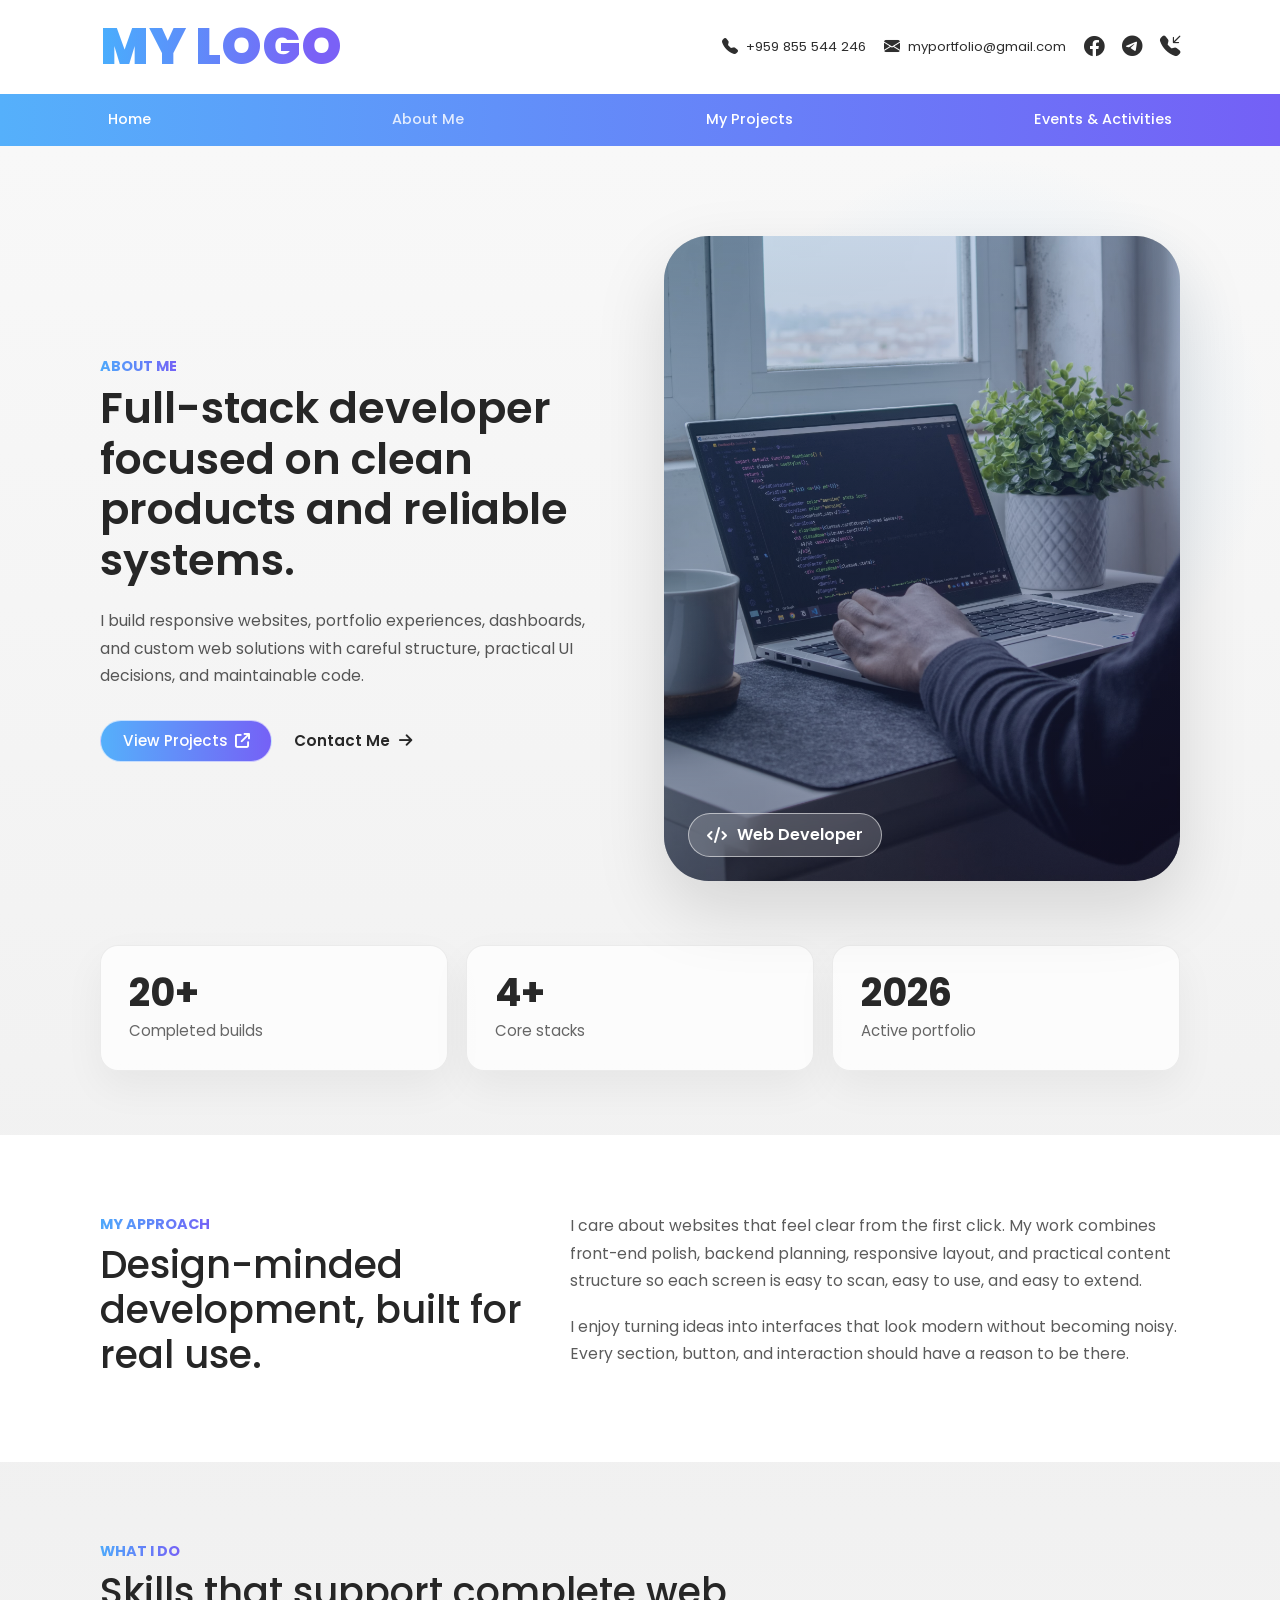
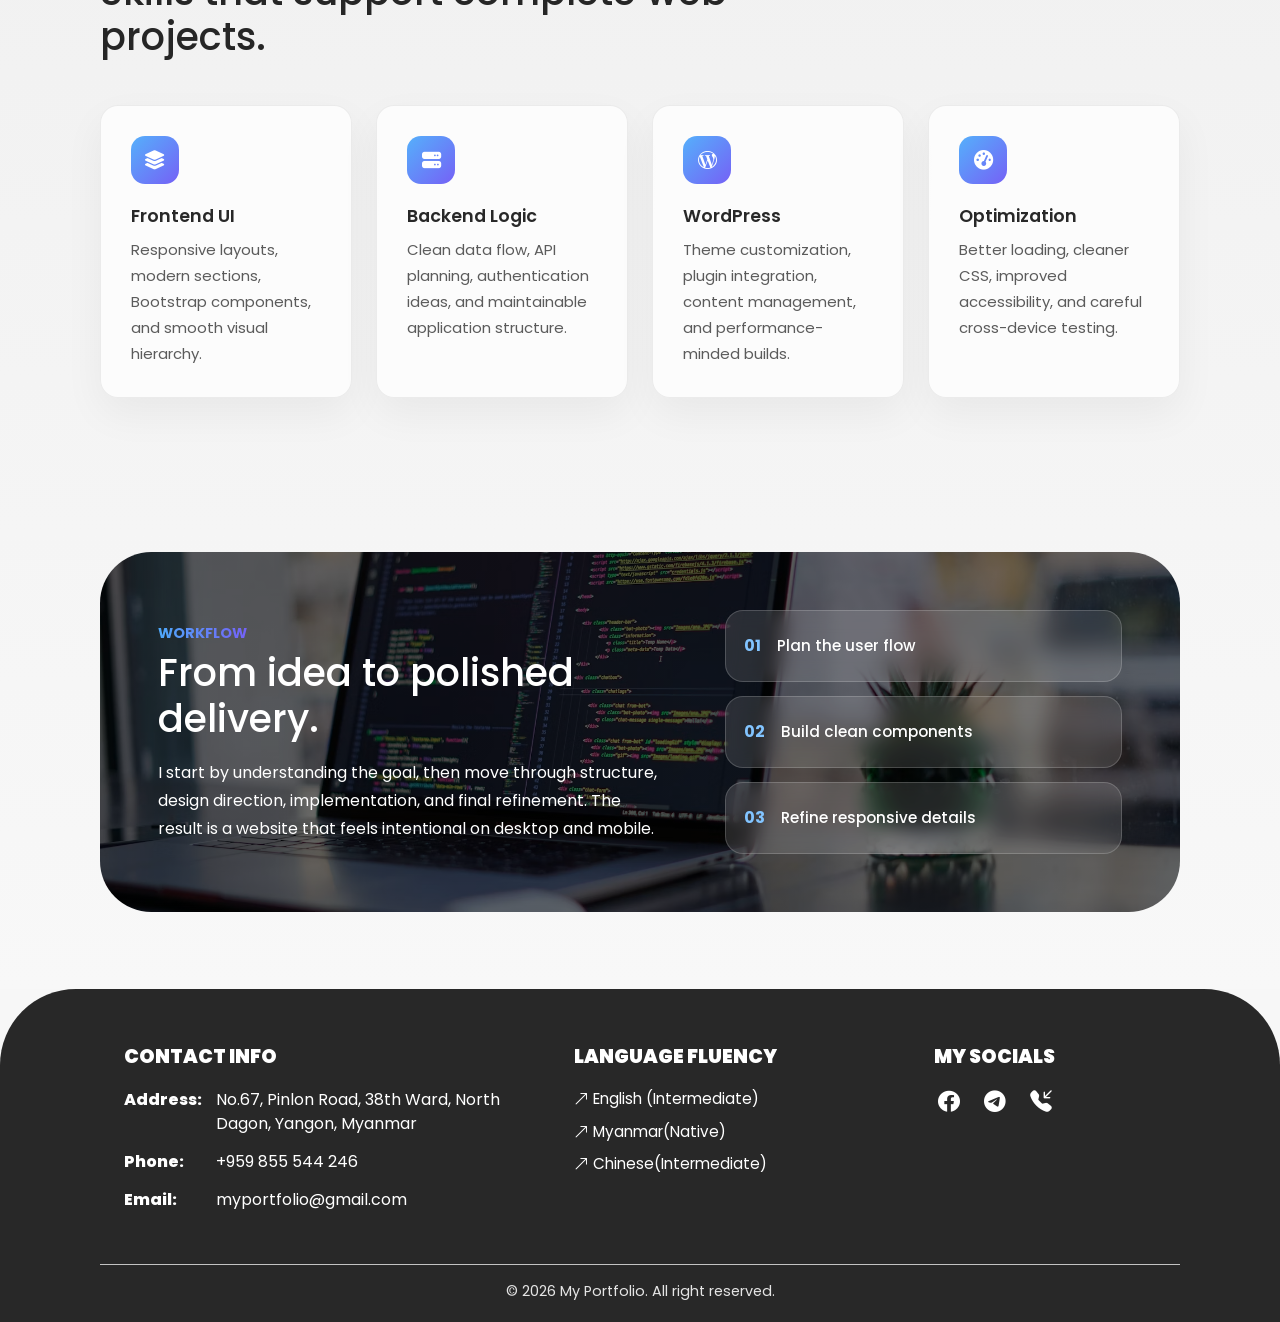
<file: about.html>
<!doctype html>
<html lang="en">

<head>
  <meta charset="utf-8">
  <meta name="viewport" content="width=device-width, initial-scale=1">
  <meta name="description" content="About me page for a modern full-stack portfolio.">
  <title>About Me | My Portfolio</title>
  <link rel="preconnect" href="https://fonts.googleapis.com">
  <link rel="preconnect" href="https://fonts.gstatic.com" crossorigin>
  <link href="https://fonts.googleapis.com/css2?family=Poppins:wght@400;500;600;700;800;900&display=swap"
    rel="stylesheet">
  <link href="https://cdn.jsdelivr.net/npm/bootstrap@5.3.3/dist/css/bootstrap.min.css" rel="stylesheet">
  <link href="https://cdnjs.cloudflare.com/ajax/libs/font-awesome/6.5.2/css/all.min.css" rel="stylesheet">
  <link href="https://cdn.jsdelivr.net/npm/bootstrap-icons@1.11.3/font/bootstrap-icons.css" rel="stylesheet">
  <link href="assets/css/style.css" rel="stylesheet">
</head>

<body>
  <header class="top-header">
    <div class="container header-inner">
      <a class="logo" href="index.html">MY LOGO</a>
      <div class="contact-strip">
        <a href="tel:+959855544246"><i class="bi bi-telephone-fill"></i> +959 855 544 246</a>
        <a href="mailto:myportfolio@gmail.com"><i class="bi bi-envelope-fill"></i> myportfolio@gmail.com</a>
        <a href="#" aria-label="Facebook"><i class="bi bi-facebook"></i></a>
        <a href="#" aria-label="Telegram"><i class="bi bi-telegram"></i></a>
        <a href="#" aria-label="Viber"><i class="bi bi-telephone-inbound-fill"></i></a>
      </div>
    </div>
  </header>

  <nav class="main-nav navbar navbar-expand-lg" aria-label="Main navigation">
    <div class="container">
      <button class="navbar-toggler ms-auto" type="button" data-bs-toggle="collapse" data-bs-target="#mainNavbar"
        aria-controls="mainNavbar" aria-expanded="false" aria-label="Toggle navigation">
        <span class="navbar-toggler-icon"></span>
      </button>
      <div class="collapse navbar-collapse" id="mainNavbar">
        <ul class="navbar-nav nav-menu">
          <li class="nav-item"><a class="nav-link" href="index.html">Home</a></li>
          <li class="nav-item"><a class="nav-link active" aria-current="page" href="about.html">About Me</a></li>
          <li class="nav-item"><a class="nav-link" href="projects.html">My Projects</a></li>
          <li class="nav-item"><a class="nav-link" href="events.html">Events & Activities</a></li>
        </ul>
      </div>
    </div>
  </nav>

  <main class="inner-main about-page">
    <section class="about-hero">
      <div class="container">
        <div class="row g-5 align-items-center">
          <div class="col-lg-6">
            <p class="eyebrow about-eyebrow">ABOUT ME</p>
            <h1>Full-stack developer focused on clean products and reliable systems.</h1>
            <p class="about-lead">I build responsive websites, portfolio experiences, dashboards, and custom web
              solutions with careful structure, practical UI decisions, and maintainable code.</p>
            <div class="about-actions">
              <a class="btn gradient-btn" href="projects.html">View Projects <i
                  class="fa-solid fa-arrow-up-right-from-square"></i></a>
              <a class="about-link" href="mailto:myportfolio@gmail.com">Contact Me <i
                  class="fa-solid fa-arrow-right"></i></a>
            </div>
          </div>
          <div class="col-lg-6">
            <div class="about-visual">
              <img src="assets/images/skills-bg.png" alt="Developer workspace with laptop">
              <div class="about-badge">
                <i class="fa-solid fa-code"></i>
                <span>Web Developer</span>
              </div>
            </div>
          </div>
        </div>

        <div class="about-stats" aria-label="Portfolio highlights">
          <div>
            <strong>20+</strong>
            <span>Completed builds</span>
          </div>
          <div>
            <strong>4+</strong>
            <span>Core stacks</span>
          </div>
          <div>
            <strong>2026</strong>
            <span>Active portfolio</span>
          </div>
        </div>
      </div>
    </section>

    <section class="about-story">
      <div class="container">
        <div class="row g-5 align-items-start">
          <div class="col-lg-5">
            <p class="eyebrow about-eyebrow">MY APPROACH</p>
            <h2>Design-minded development, built for real use.</h2>
          </div>
          <div class="col-lg-7">
            <p>I care about websites that feel clear from the first click. My work combines front-end polish, backend
              planning, responsive layout, and practical content structure so each screen is easy to scan, easy to use,
              and easy to extend.</p>
            <p>I enjoy turning ideas into interfaces that look modern without becoming noisy. Every section, button, and
              interaction should have a reason to be there.</p>
          </div>
        </div>
      </div>
    </section>

    <section class="about-services">
      <div class="container">
        <div class="about-section-heading">
          <p class="eyebrow about-eyebrow">WHAT I DO</p>
          <h2>Skills that support complete web projects.</h2>
        </div>

        <div class="row g-4">
          <div class="col-md-6 col-xl-3">
            <article class="about-service-card">
              <i class="fa-solid fa-layer-group"></i>
              <h3>Frontend UI</h3>
              <p>Responsive layouts, modern sections, Bootstrap components, and smooth visual hierarchy.</p>
            </article>
          </div>
          <div class="col-md-6 col-xl-3">
            <article class="about-service-card">
              <i class="fa-solid fa-server"></i>
              <h3>Backend Logic</h3>
              <p>Clean data flow, API planning, authentication ideas, and maintainable application structure.</p>
            </article>
          </div>
          <div class="col-md-6 col-xl-3">
            <article class="about-service-card">
              <i class="fa-brands fa-wordpress-simple"></i>
              <h3>WordPress</h3>
              <p>Theme customization, plugin integration, content management, and performance-minded builds.</p>
            </article>
          </div>
          <div class="col-md-6 col-xl-3">
            <article class="about-service-card">
              <i class="fa-solid fa-gauge-high"></i>
              <h3>Optimization</h3>
              <p>Better loading, cleaner CSS, improved accessibility, and careful cross-device testing.</p>
            </article>
          </div>
        </div>
      </div>
    </section>

    <section class="about-process">
      <div class="container">
        <div class="about-process-panel">
          <div>
            <p class="eyebrow about-eyebrow">WORKFLOW</p>
            <h2>From idea to polished delivery.</h2>
            <p>I start by understanding the goal, then move through structure, design direction, implementation, and
              final refinement. The result is a website that feels intentional on desktop and mobile.</p>
          </div>
          <div class="about-steps">
            <div><span>01</span><strong>Plan the user flow</strong></div>
            <div><span>02</span><strong>Build clean components</strong></div>
            <div><span>03</span><strong>Refine responsive details</strong></div>
          </div>
        </div>
      </div>
    </section>
  </main>

  <footer class="footer-panel">
    <div class="container">
      <div class="row g-5">
        <div class="col-lg-5">
          <h2>CONTACT INFO</h2>
          <dl class="contact-list">
            <div>
              <dt>Address:</dt>
              <dd>No.67, Pinlon Road, 38th Ward, North<br>Dagon, Yangon, Myanmar</dd>
            </div>
            <div>
              <dt>Phone:</dt>
              <dd>+959 855 544 246</dd>
            </div>
            <div>
              <dt>Email:</dt>
              <dd>myportfolio@gmail.com</dd>
            </div>
          </dl>
        </div>
        <div class="col-lg-4">
          <h2>LANGUAGE FLUENCY</h2>
          <ul class="language-list">
            <li><i class="bi bi-arrow-up-right"></i> English (Intermediate)</li>
            <li><i class="bi bi-arrow-up-right"></i> Myanmar(Native)</li>
            <li><i class="bi bi-arrow-up-right"></i> Chinese(Intermediate)</li>
          </ul>
        </div>
        <div class="col-lg-3">
          <h2>MY SOCIALS</h2>
          <div class="footer-socials">
            <a href="#" aria-label="Facebook"><i class="bi bi-facebook"></i></a>
            <a href="#" aria-label="Telegram"><i class="bi bi-telegram"></i></a>
            <a href="#" aria-label="Viber"><i class="bi bi-telephone-inbound-fill"></i></a>
          </div>
        </div>
      </div>
      <p class="copyright">&copy; 2026 My Portfolio. All right reserved.</p>
    </div>
  </footer>

  <button class="scroll-top" type="button" aria-label="Scroll to top"><i class="bi bi-arrow-up"></i></button>

  <script src="https://cdn.jsdelivr.net/npm/bootstrap@5.3.3/dist/js/bootstrap.bundle.min.js"></script>
  <script src="assets/js/main.js"></script>
</body>

</html>
</file>
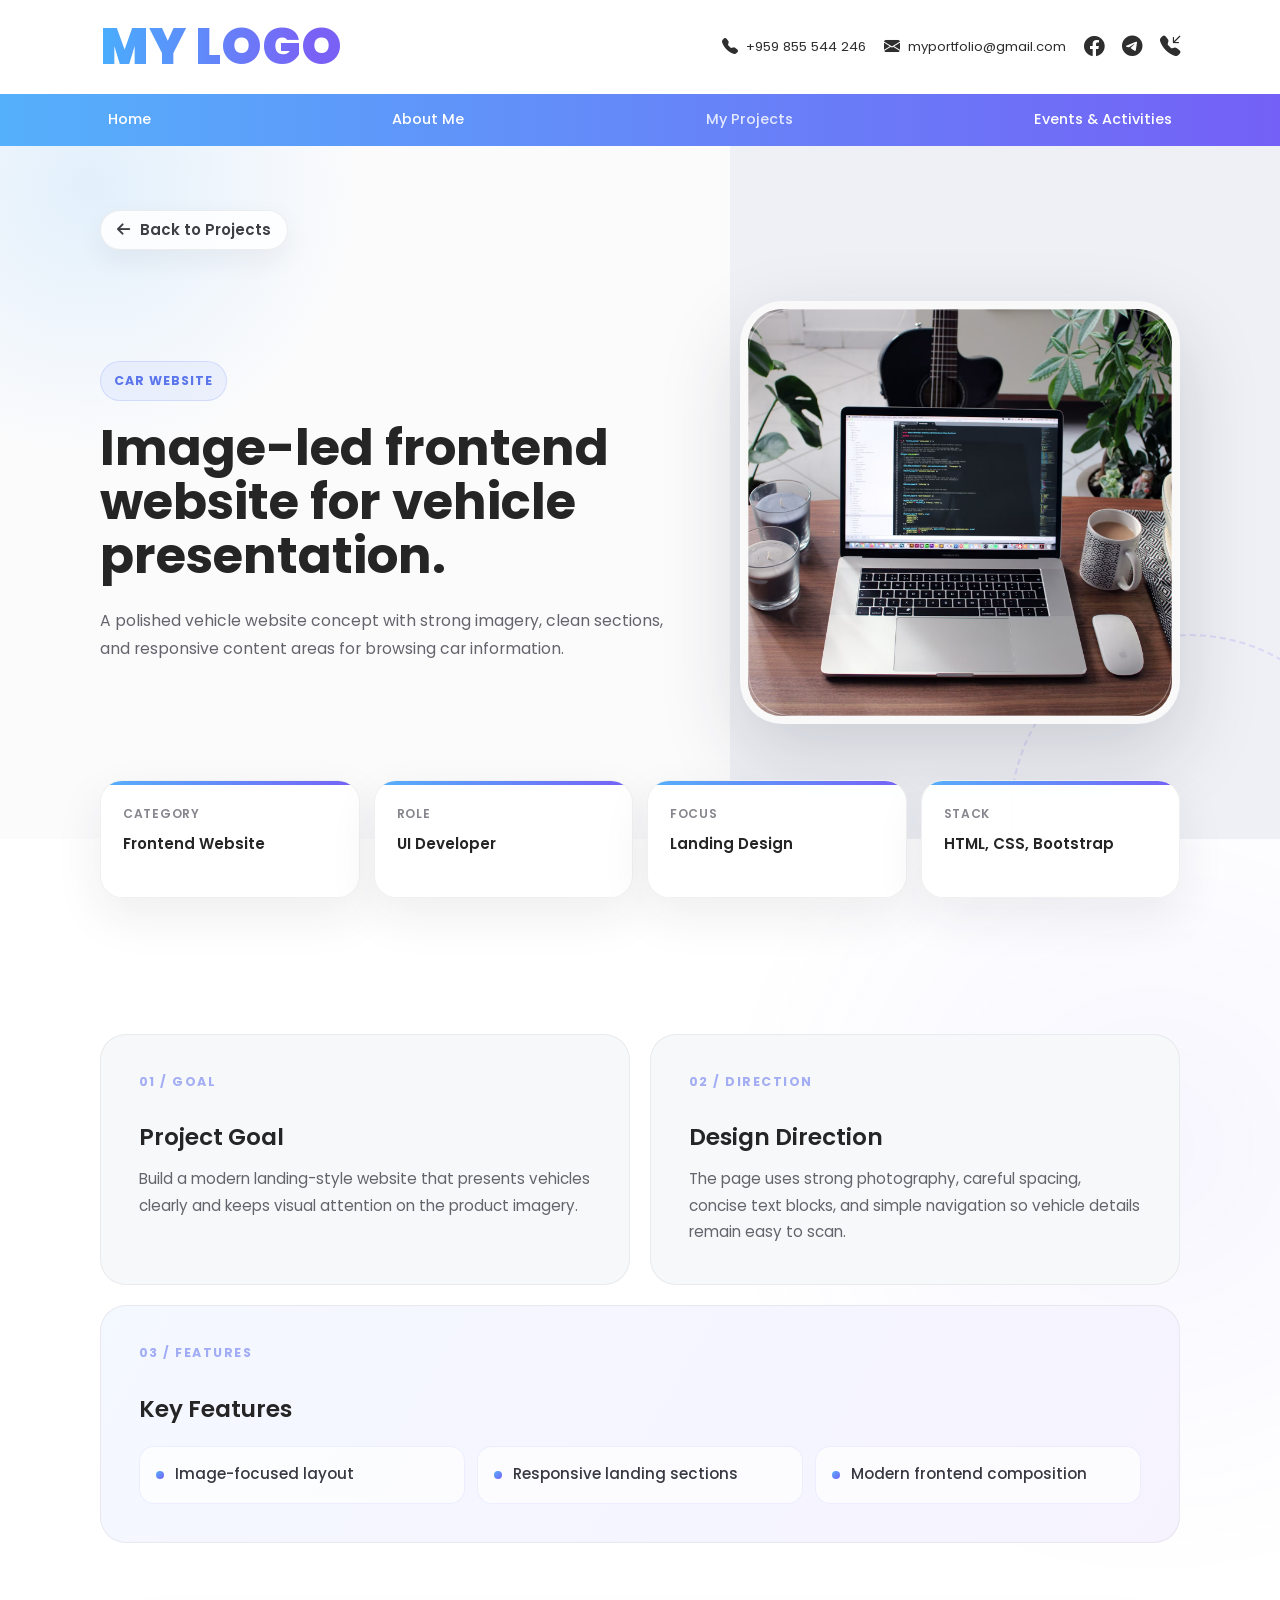
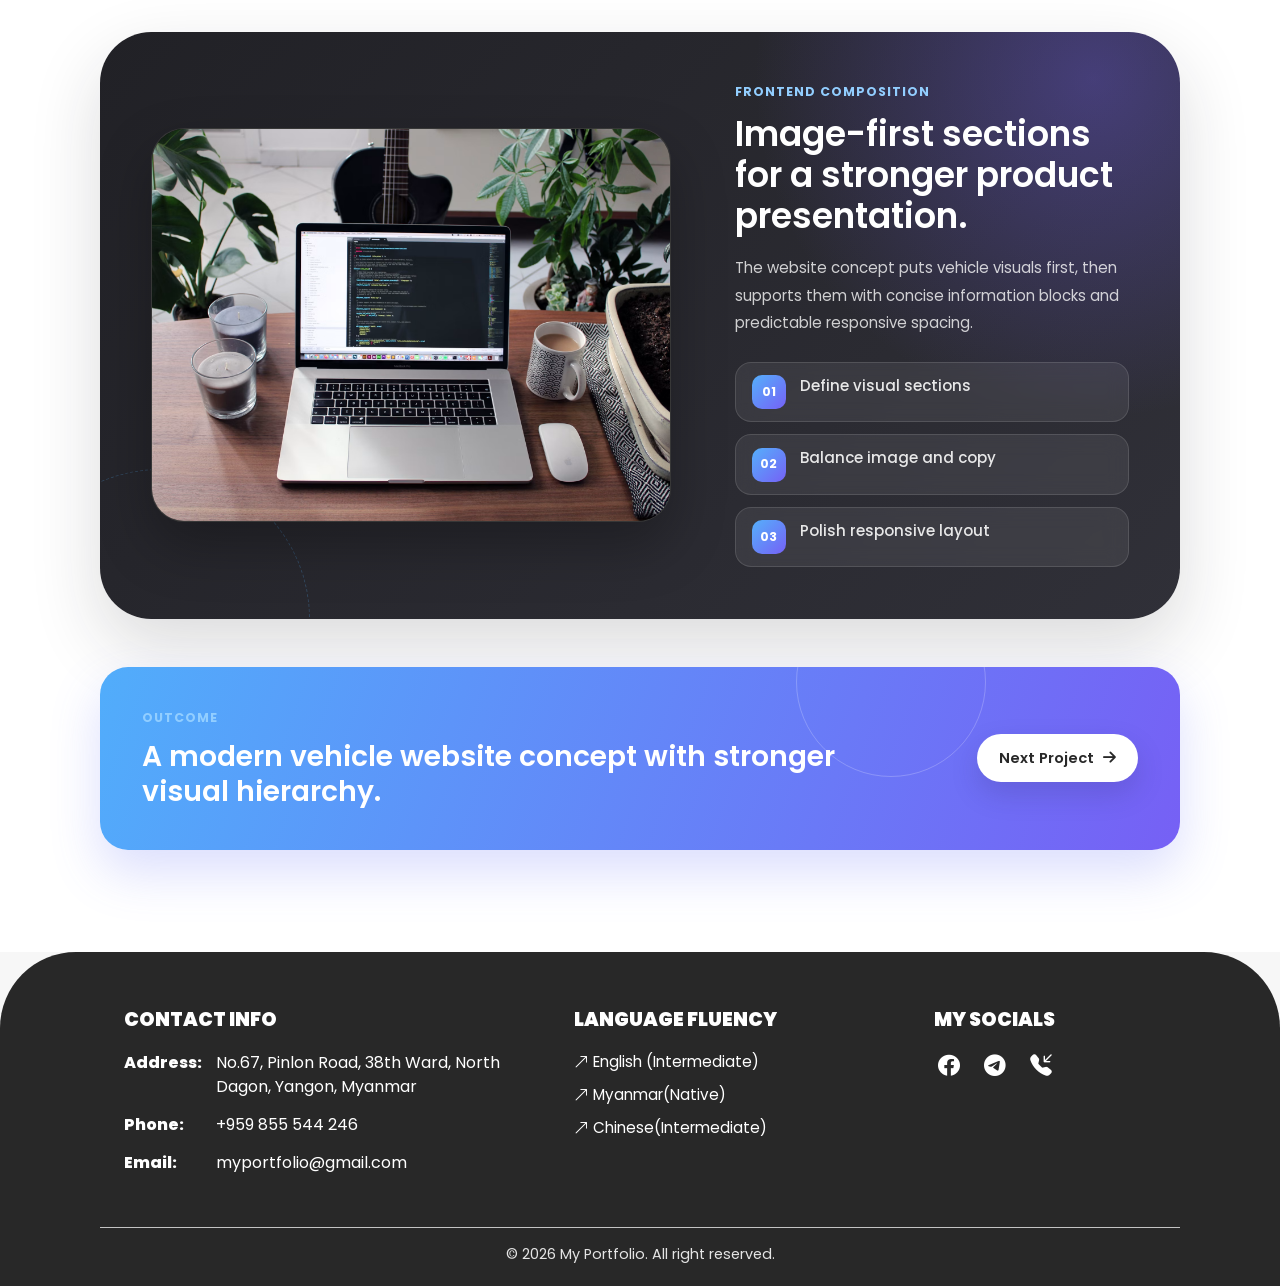
<file: project-car.html>
<!doctype html>
<html lang="en">

<head>
  <meta charset="utf-8">
  <meta name="viewport" content="width=device-width, initial-scale=1">
  <meta name="description" content="Car website project detail.">
  <title>Car Website | Project Detail</title>
  <link rel="preconnect" href="https://fonts.googleapis.com">
  <link rel="preconnect" href="https://fonts.gstatic.com" crossorigin>
  <link href="https://fonts.googleapis.com/css2?family=Poppins:wght@400;500;600;700;800;900&display=swap"
    rel="stylesheet">
  <link href="https://cdn.jsdelivr.net/npm/bootstrap@5.3.3/dist/css/bootstrap.min.css" rel="stylesheet">
  <link href="https://cdnjs.cloudflare.com/ajax/libs/font-awesome/6.5.2/css/all.min.css" rel="stylesheet">
  <link href="https://cdn.jsdelivr.net/npm/bootstrap-icons@1.11.3/font/bootstrap-icons.css" rel="stylesheet">
  <link href="assets/css/style.css" rel="stylesheet">
</head>

<body>
  <header class="top-header">
    <div class="container header-inner">
      <a class="logo" href="index.html">MY LOGO</a>
      <div class="contact-strip">
        <a href="tel:+959855544246">
          <i class="bi bi-telephone-fill"></i> +959 855 544 246</a>
        <a href="mailto:myportfolio@gmail.com"><i class="bi bi-envelope-fill"></i> myportfolio@gmail.com</a>
        <a href="#" aria-label="Facebook"><i class="bi bi-facebook"></i></a>
        <a href="#" aria-label="Telegram"><i class="bi bi-telegram"></i></a>
        <a href="#" aria-label="Viber"><i class="bi bi-telephone-inbound-fill"></i>
        </a>
      </div>
    </div>
  </header>
  <nav class="main-nav navbar navbar-expand-lg" aria-label="Main navigation">
    <div class="container">
      <button class="navbar-toggler ms-auto" type="button" data-bs-toggle="collapse" data-bs-target="#mainNavbar"
        aria-controls="mainNavbar" aria-expanded="false" aria-label="Toggle navigation">
        <span class="navbar-toggler-icon"></span>
      </button>
      <div class="collapse navbar-collapse" id="mainNavbar">
        <ul class="navbar-nav nav-menu">
          <li class="nav-item">
            <a class="nav-link" href="index.html">Home</a>
          </li>
          <li class="nav-item">
            <a class="nav-link" href="about.html">About Me</a>
          </li>
          <li class="nav-item">
            <a class="nav-link active" aria-current="page" href="projects.html">My Projects</a>
          </li>
          <li class="nav-item">
            <a class="nav-link" href="events.html">Events & Activities</a>
          </li>
        </ul>
      </div>
    </div>
  </nav>
  <main class="inner-main detail-v2">
    <section class="detail-v2-hero">
      <div class="container">
        <a class="detail-back" href="projects.html">
          <i class="fa-solid fa-arrow-left">
          </i> Back to Projects
        </a>
        <div class="detail-v2-grid">
          <div>
            <p class="eyebrow work-eyebrow">CAR WEBSITE</p>
            <h1>Image-led frontend website for vehicle presentation.</h1>
            <p>A polished vehicle website concept with strong imagery, clean sections, and responsive content areas for
              browsing car information.</p>
          </div>
          <div class="detail-v2-image">
            <img src="assets/images/project-car.png" alt="Car website preview">
          </div>
        </div>
      </div>
    </section>
    <section class="detail-v2-body">
      <div class="container">
        <div class="detail-info-grid">
          <div>
            <span>Category</span>
            <strong>Frontend Website</strong>
          </div>
          <div>
            <span>Role</span>
            <strong>UI Developer</strong>
          </div>
          <div>
            <span>Focus</span>
            <strong>Landing Design</strong>
          </div>
          <div>
            <span>Stack</span>
            <strong>HTML, CSS, Bootstrap</strong>
          </div>
        </div>
        <div class="detail-content-grid">
          <article>
            <h2>Project Goal</h2>
            <p>Build a modern landing-style website that presents vehicles clearly and keeps visual attention on the
              product imagery.</p>
          </article>
          <article>
            <h2>Design Direction</h2>
            <p>The page uses strong photography, careful spacing, concise text blocks, and simple navigation so vehicle
              details remain easy to scan.</p>
          </article>
          <article>
            <h2>Key Features</h2>
            <ul>
              <li>Image-focused layout</li>
              <li>Responsive landing sections</li>
              <li>Modern frontend composition</li>
            </ul>
          </article>
        </div>
        <div class="detail-showcase">
          <div class="detail-showcase-image">
            <img src="assets/images/project-car.png" alt="Car website detail">
          </div>
          <div class="detail-showcase-copy">
            <span>Frontend Composition</span>
            <h2>Image-first sections for a stronger product presentation.</h2>
            <p>The website concept puts vehicle visuals first, then supports them with concise information blocks and
              predictable responsive spacing.</p>
            <div class="detail-step-list">
              <div>
                <strong>01</strong>
                <span>Define visual sections</span>
              </div>
              <div><strong>02</strong>
                <span>Balance image and copy</span>
              </div>
              <div>
                <strong>03</strong>
                <span>Polish responsive layout</span>
              </div>
            </div>
          </div>
        </div>
        <div class="detail-result-panel">
          <div>
            <span>Outcome</span>
            <h2>A modern vehicle website concept with stronger visual hierarchy.</h2>
          </div>
          <a href="project-wordpress.html">Next Project
            <i class="fa-solid fa-arrow-right"></i>
          </a>
        </div>
      </div>
    </section>
  </main>
  <footer class="footer-panel">
    <div class="container">
      <div class="row g-5">
        <div class="col-lg-5">
          <h2>CONTACT INFO</h2>
          <dl class="contact-list">
            <div>
              <dt>Address:</dt>
              <dd>No.67, Pinlon Road, 38th Ward, North
                <br>Dagon, Yangon, Myanmar
              </dd>
            </div>
            <div>
              <dt>Phone:</dt>
              <dd>+959 855 544 246</dd>
            </div>
            <div>
              <dt>Email:</dt>
              <dd>myportfolio@gmail.com</dd>
            </div>
          </dl>
        </div>
        <div class="col-lg-4">
          <h2>LANGUAGE FLUENCY</h2>
          <ul class="language-list">
            <li>
              <i class="bi bi-arrow-up-right"></i> English (Intermediate)
            </li>
            <li>
              <i class="bi bi-arrow-up-right"></i> Myanmar(Native)
            </li>
            <li>
              <i class="bi bi-arrow-up-right"></i> Chinese(Intermediate)
            </li>
          </ul>
        </div>
        <div class="col-lg-3">
          <h2>MY SOCIALS</h2>
          <div class="footer-socials">
            <a href="#" aria-label="Facebook">
              <i class="bi bi-facebook"></i>
            </a>
            <a href="#" aria-label="Telegram">
              <i class="bi bi-telegram"></i>
            </a>
            <a href="#" aria-label="Viber">
              <i class="bi bi-telephone-inbound-fill"></i>
            </a>
          </div>
        </div>
      </div>
      <p class="copyright">&copy; 2026 My Portfolio. All right reserved.</p>
    </div>
  </footer>
  <button class="scroll-top" type="button" aria-label="Scroll to top">
    <i class="bi bi-arrow-up"></i>
  </button>
  <script src="https://cdn.jsdelivr.net/npm/bootstrap@5.3.3/dist/js/bootstrap.bundle.min.js"></script>
  <script src="assets/js/main.js"></script>
</body>

</html>
</file>
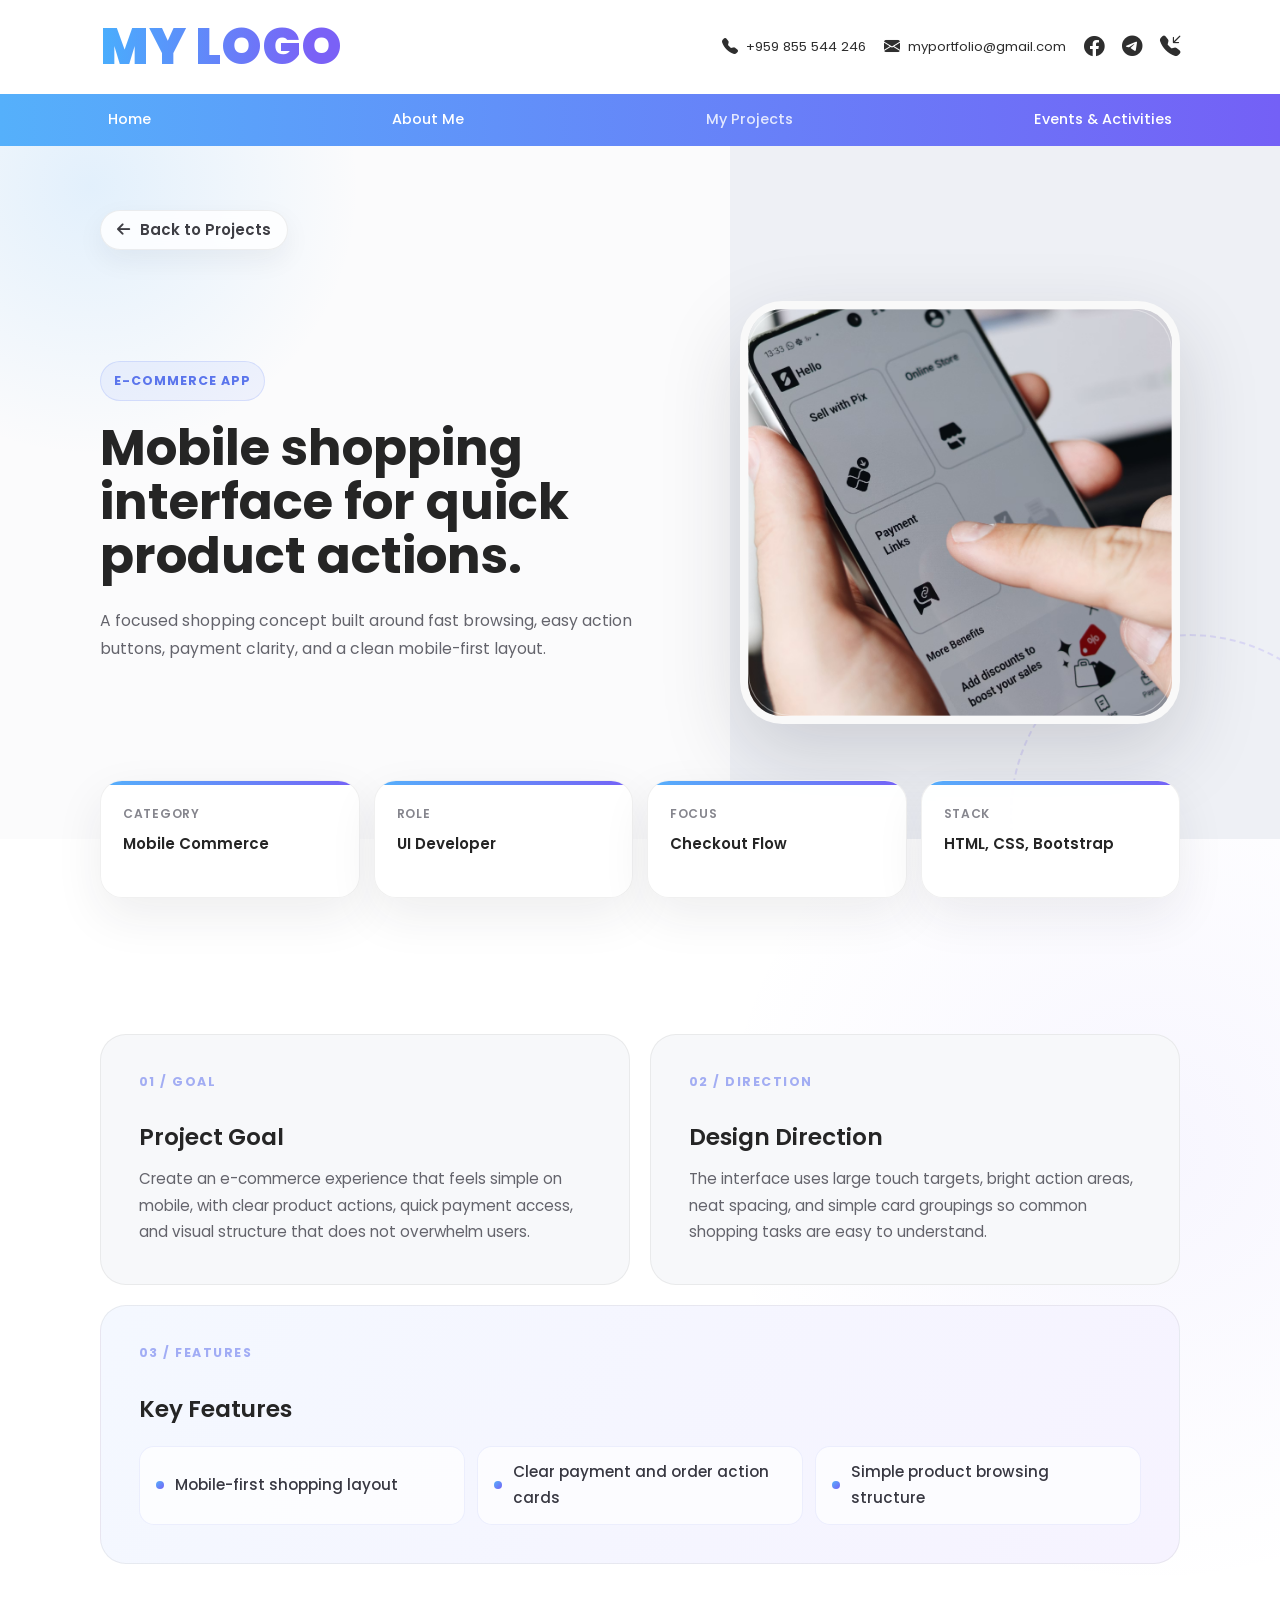
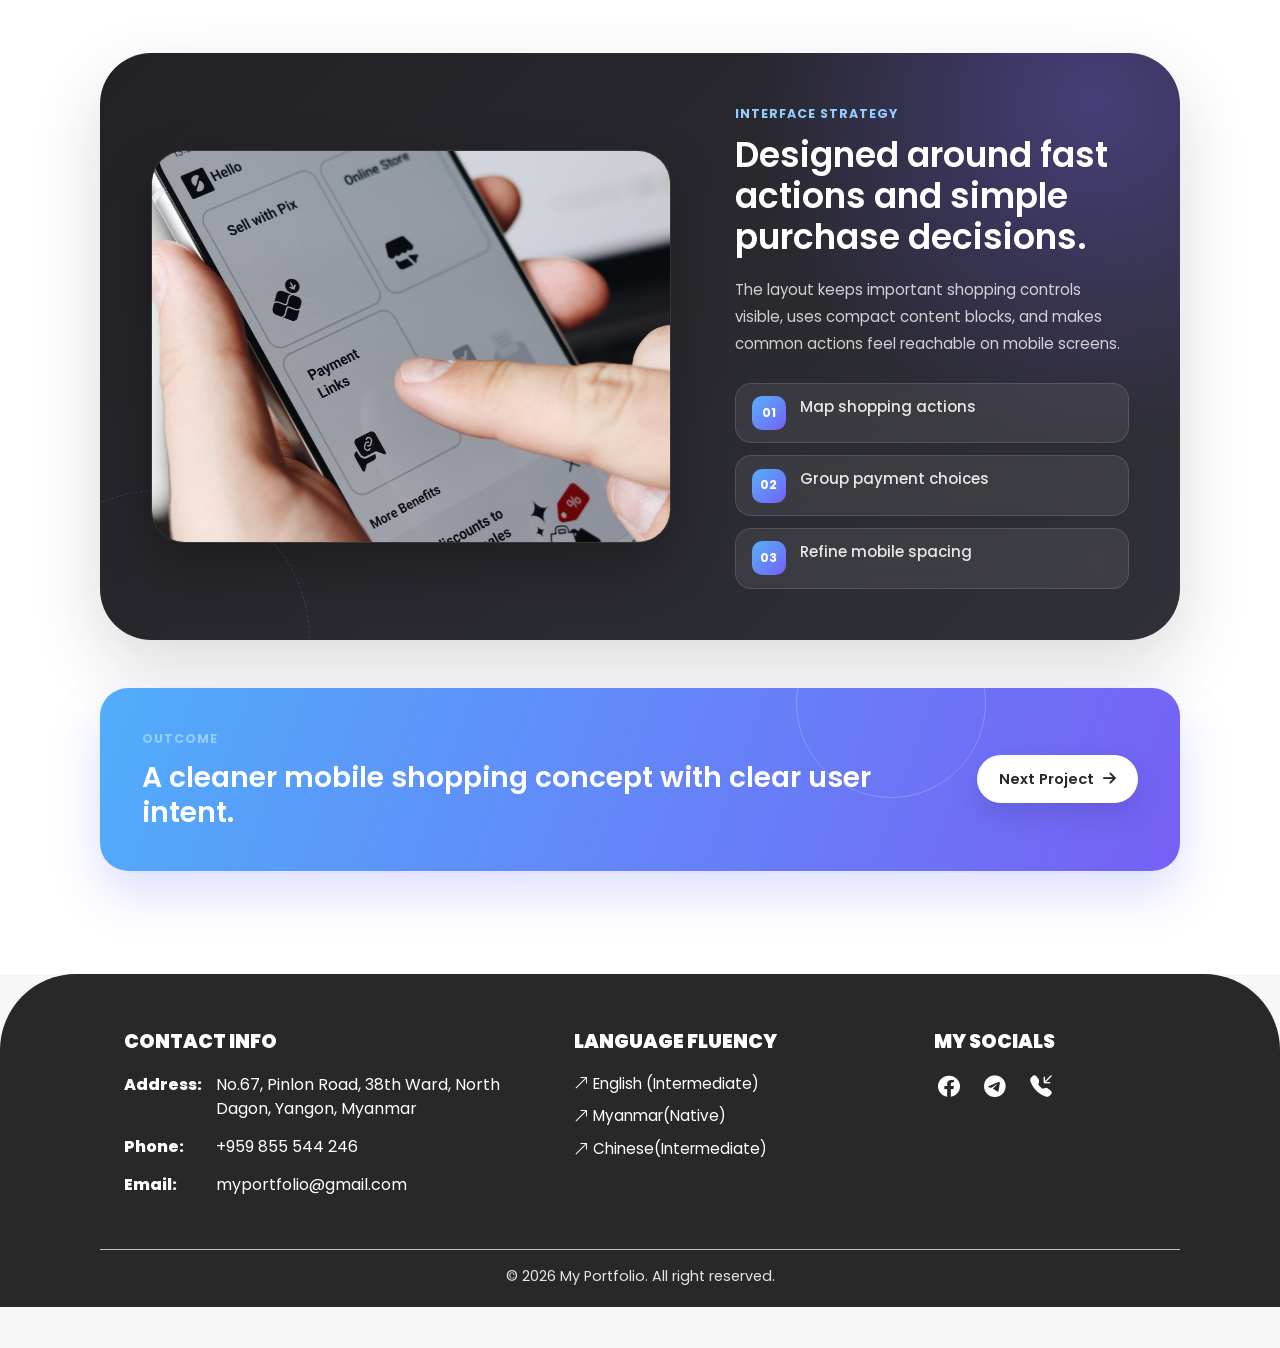
<file: project-detail.html>
<!doctype html>
<html lang="en">
  <head>
    <meta charset="utf-8">
    <meta http-equiv="refresh" content="0; url=project-ecommerce.html">
    <meta name="viewport" content="width=device-width, initial-scale=1">
    <title>Project Detail | My Portfolio</title>
  </head>
  <body>
    <p><a href="project-ecommerce.html">Open E-commerce project detail</a></p>
  </body>
</html>
</file>
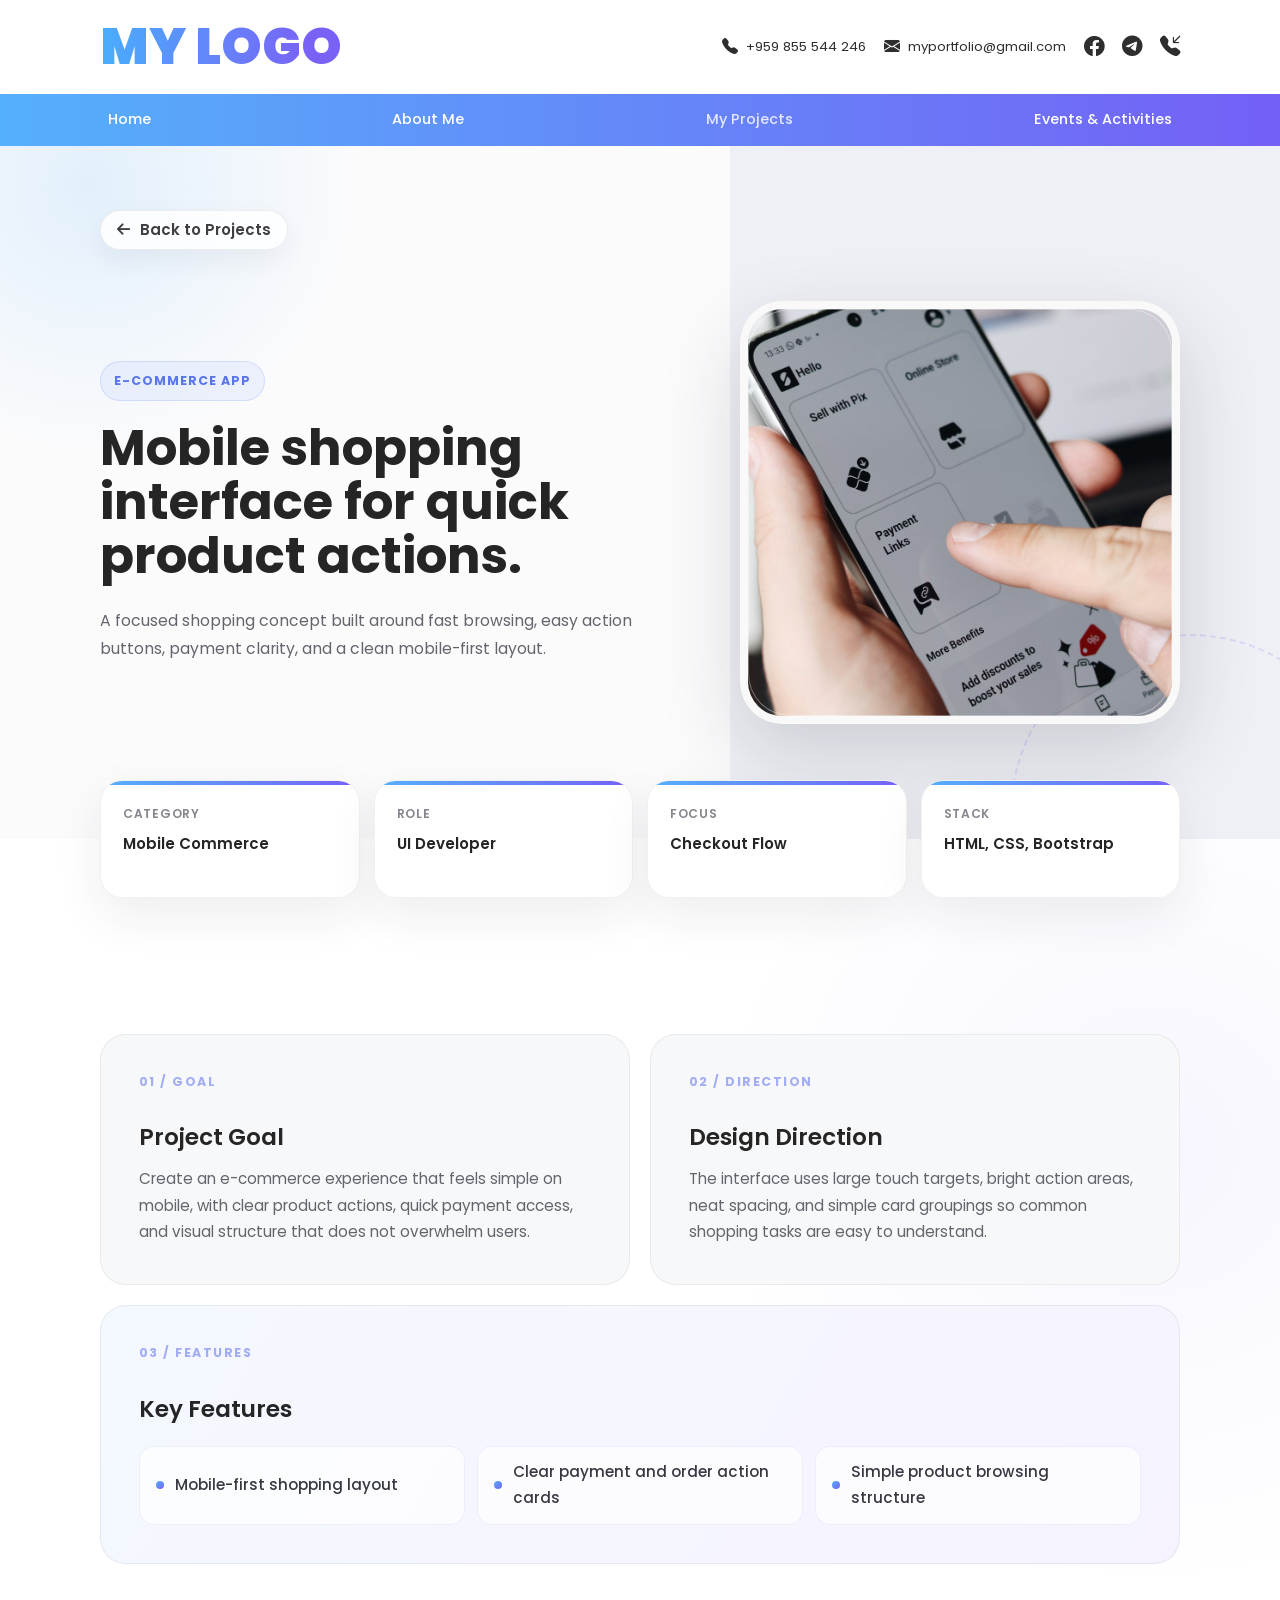
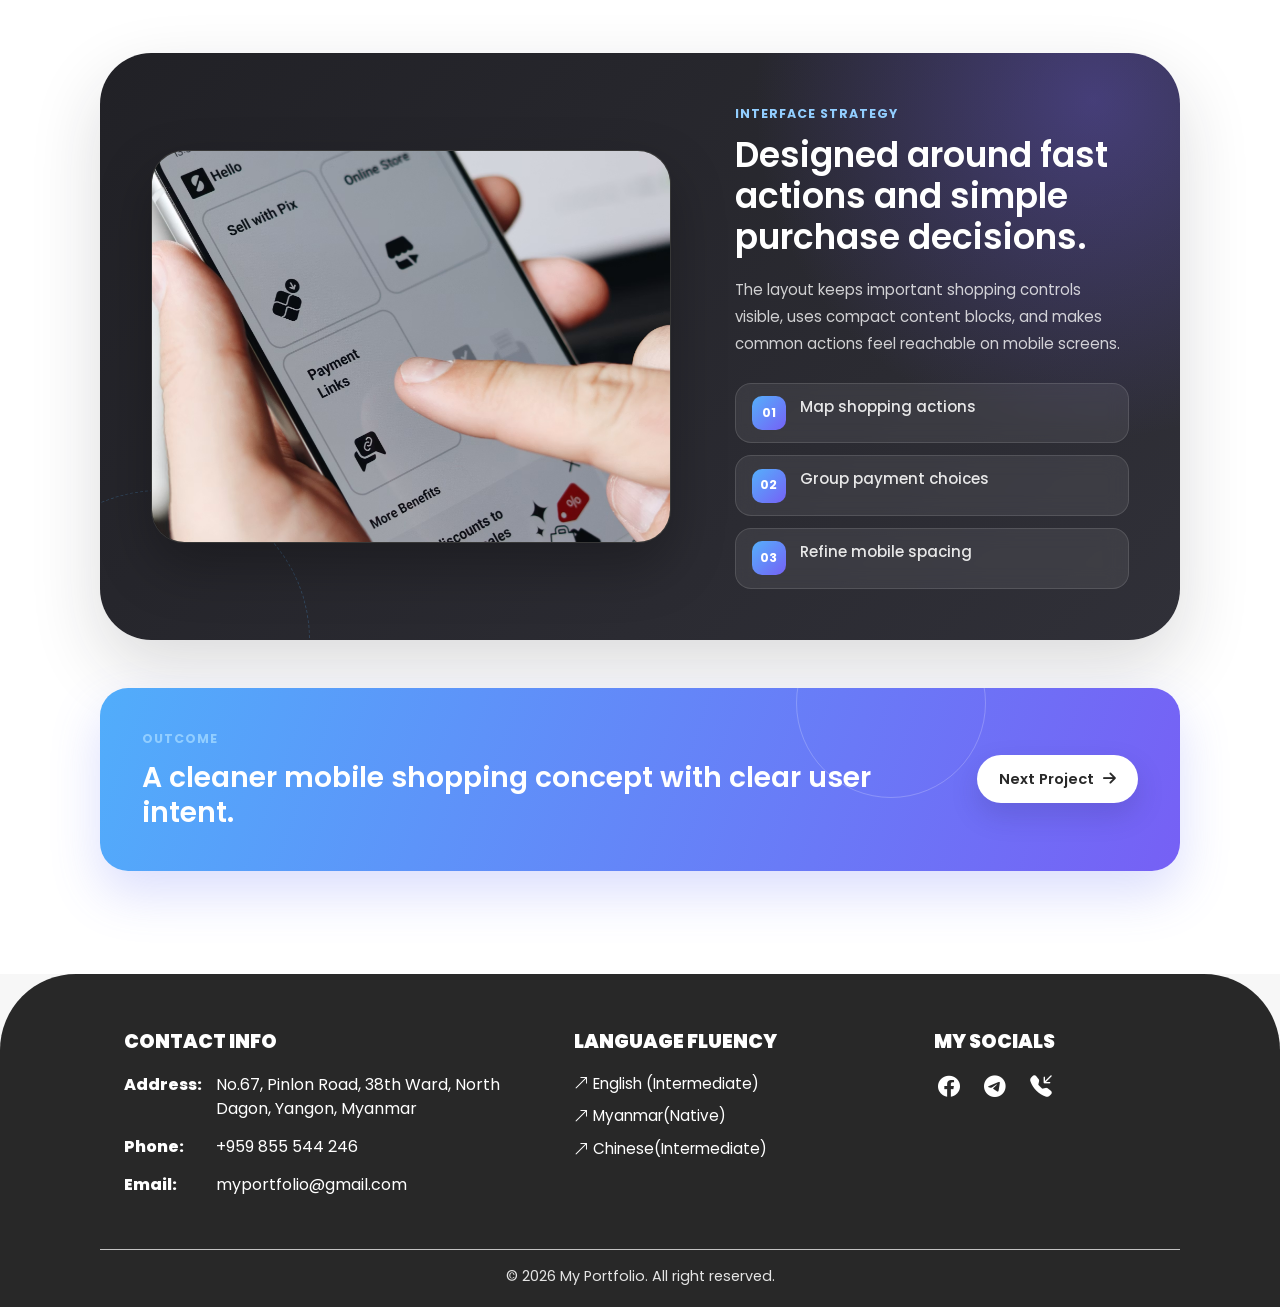
<file: project-ecommerce.html>
<!doctype html>
<html lang="en">
  <head>
    <meta charset="utf-8">
    <meta name="viewport" content="width=device-width, initial-scale=1">
    <meta name="description" content="E-commerce app project detail.">
    <title>E-commerce App | Project Detail</title>
    <link rel="preconnect" href="https://fonts.googleapis.com">
    <link rel="preconnect" href="https://fonts.gstatic.com" crossorigin>
    <link href="https://fonts.googleapis.com/css2?family=Poppins:wght@400;500;600;700;800;900&display=swap" rel="stylesheet">
    <link href="https://cdn.jsdelivr.net/npm/bootstrap@5.3.3/dist/css/bootstrap.min.css" rel="stylesheet">
    <link href="https://cdnjs.cloudflare.com/ajax/libs/font-awesome/6.5.2/css/all.min.css" rel="stylesheet">
    <link href="https://cdn.jsdelivr.net/npm/bootstrap-icons@1.11.3/font/bootstrap-icons.css" rel="stylesheet">
    <link href="assets/css/style.css" rel="stylesheet">
  </head>
  <body>
    <header class="top-header">
      <div class="container header-inner">
        <a class="logo" href="index.html">MY LOGO</a>
        <div class="contact-strip">
          <a href="tel:+959855544246"><i class="bi bi-telephone-fill"></i> +959 855 544 246</a>
          <a href="mailto:myportfolio@gmail.com"><i class="bi bi-envelope-fill"></i> myportfolio@gmail.com</a>
          <a href="#" aria-label="Facebook"><i class="bi bi-facebook"></i></a>
          <a href="#" aria-label="Telegram"><i class="bi bi-telegram"></i></a>
          <a href="#" aria-label="Viber"><i class="bi bi-telephone-inbound-fill"></i></a>
        </div>
      </div>
    </header>

    <nav class="main-nav navbar navbar-expand-lg" aria-label="Main navigation">
      <div class="container">
        <button class="navbar-toggler ms-auto" type="button" data-bs-toggle="collapse" data-bs-target="#mainNavbar" aria-controls="mainNavbar" aria-expanded="false" aria-label="Toggle navigation">
          <span class="navbar-toggler-icon"></span>
        </button>
        <div class="collapse navbar-collapse" id="mainNavbar">
          <ul class="navbar-nav nav-menu">
            <li class="nav-item"><a class="nav-link" href="index.html">Home</a></li>
            <li class="nav-item"><a class="nav-link" href="about.html">About Me</a></li>
            <li class="nav-item"><a class="nav-link active" aria-current="page" href="projects.html">My Projects</a></li>
            <li class="nav-item"><a class="nav-link" href="events.html">Events & Activities</a></li>
          </ul>
        </div>
      </div>
    </nav>

    <main class="inner-main detail-v2">
      <section class="detail-v2-hero">
        <div class="container">
          <a class="detail-back" href="projects.html"><i class="fa-solid fa-arrow-left"></i> Back to Projects</a>
          <div class="detail-v2-grid">
            <div>
              <p class="eyebrow work-eyebrow">E-COMMERCE APP</p>
              <h1>Mobile shopping interface for quick product actions.</h1>
              <p>A focused shopping concept built around fast browsing, easy action buttons, payment clarity, and a clean mobile-first layout.</p>
            </div>
            <div class="detail-v2-image">
              <img src="assets/images/project-ecommerce.png" alt="E-commerce app preview">
            </div>
          </div>
        </div>
      </section>

      <section class="detail-v2-body">
        <div class="container">
          <div class="detail-info-grid">
            <div><span>Category</span><strong>Mobile Commerce</strong></div>
            <div><span>Role</span><strong>UI Developer</strong></div>
            <div><span>Focus</span><strong>Checkout Flow</strong></div>
            <div><span>Stack</span><strong>HTML, CSS, Bootstrap</strong></div>
          </div>

          <div class="detail-content-grid">
            <article>
              <h2>Project Goal</h2>
              <p>Create an e-commerce experience that feels simple on mobile, with clear product actions, quick payment access, and visual structure that does not overwhelm users.</p>
            </article>
            <article>
              <h2>Design Direction</h2>
              <p>The interface uses large touch targets, bright action areas, neat spacing, and simple card groupings so common shopping tasks are easy to understand.</p>
            </article>
            <article>
              <h2>Key Features</h2>
              <ul>
                <li>Mobile-first shopping layout</li>
                <li>Clear payment and order action cards</li>
                <li>Simple product browsing structure</li>
              </ul>
            </article>
          </div>

          <div class="detail-showcase">
            <div class="detail-showcase-image">
              <img src="assets/images/project-ecommerce.png" alt="E-commerce app interface detail">
            </div>
            <div class="detail-showcase-copy">
              <span>Interface Strategy</span>
              <h2>Designed around fast actions and simple purchase decisions.</h2>
              <p>The layout keeps important shopping controls visible, uses compact content blocks, and makes common actions feel reachable on mobile screens.</p>
              <div class="detail-step-list">
                <div><strong>01</strong><span>Map shopping actions</span></div>
                <div><strong>02</strong><span>Group payment choices</span></div>
                <div><strong>03</strong><span>Refine mobile spacing</span></div>
              </div>
            </div>
          </div>

          <div class="detail-result-panel">
            <div>
              <span>Outcome</span>
              <h2>A cleaner mobile shopping concept with clear user intent.</h2>
            </div>
            <a href="project-hotel.html">Next Project <i class="fa-solid fa-arrow-right"></i></a>
          </div>
        </div>
      </section>
    </main>

    <footer class="footer-panel">
      <div class="container">
        <div class="row g-5">
          <div class="col-lg-5">
            <h2>CONTACT INFO</h2>
            <dl class="contact-list">
              <div><dt>Address:</dt><dd>No.67, Pinlon Road, 38th Ward, North<br>Dagon, Yangon, Myanmar</dd></div>
              <div><dt>Phone:</dt><dd>+959 855 544 246</dd></div>
              <div><dt>Email:</dt><dd>myportfolio@gmail.com</dd></div>
            </dl>
          </div>
          <div class="col-lg-4">
            <h2>LANGUAGE FLUENCY</h2>
            <ul class="language-list">
              <li><i class="bi bi-arrow-up-right"></i> English (Intermediate)</li>
              <li><i class="bi bi-arrow-up-right"></i> Myanmar(Native)</li>
              <li><i class="bi bi-arrow-up-right"></i> Chinese(Intermediate)</li>
            </ul>
          </div>
          <div class="col-lg-3">
            <h2>MY SOCIALS</h2>
            <div class="footer-socials">
              <a href="#" aria-label="Facebook"><i class="bi bi-facebook"></i></a>
              <a href="#" aria-label="Telegram"><i class="bi bi-telegram"></i></a>
              <a href="#" aria-label="Viber"><i class="bi bi-telephone-inbound-fill"></i></a>
            </div>
          </div>
        </div>
        <p class="copyright">&copy; 2026 My Portfolio. All right reserved.</p>
      </div>
    </footer>

    <button class="scroll-top" type="button" aria-label="Scroll to top"><i class="bi bi-arrow-up"></i></button>
    <script src="https://cdn.jsdelivr.net/npm/bootstrap@5.3.3/dist/js/bootstrap.bundle.min.js"></script>
    <script src="assets/js/main.js"></script>
  </body>
</html>
</file>
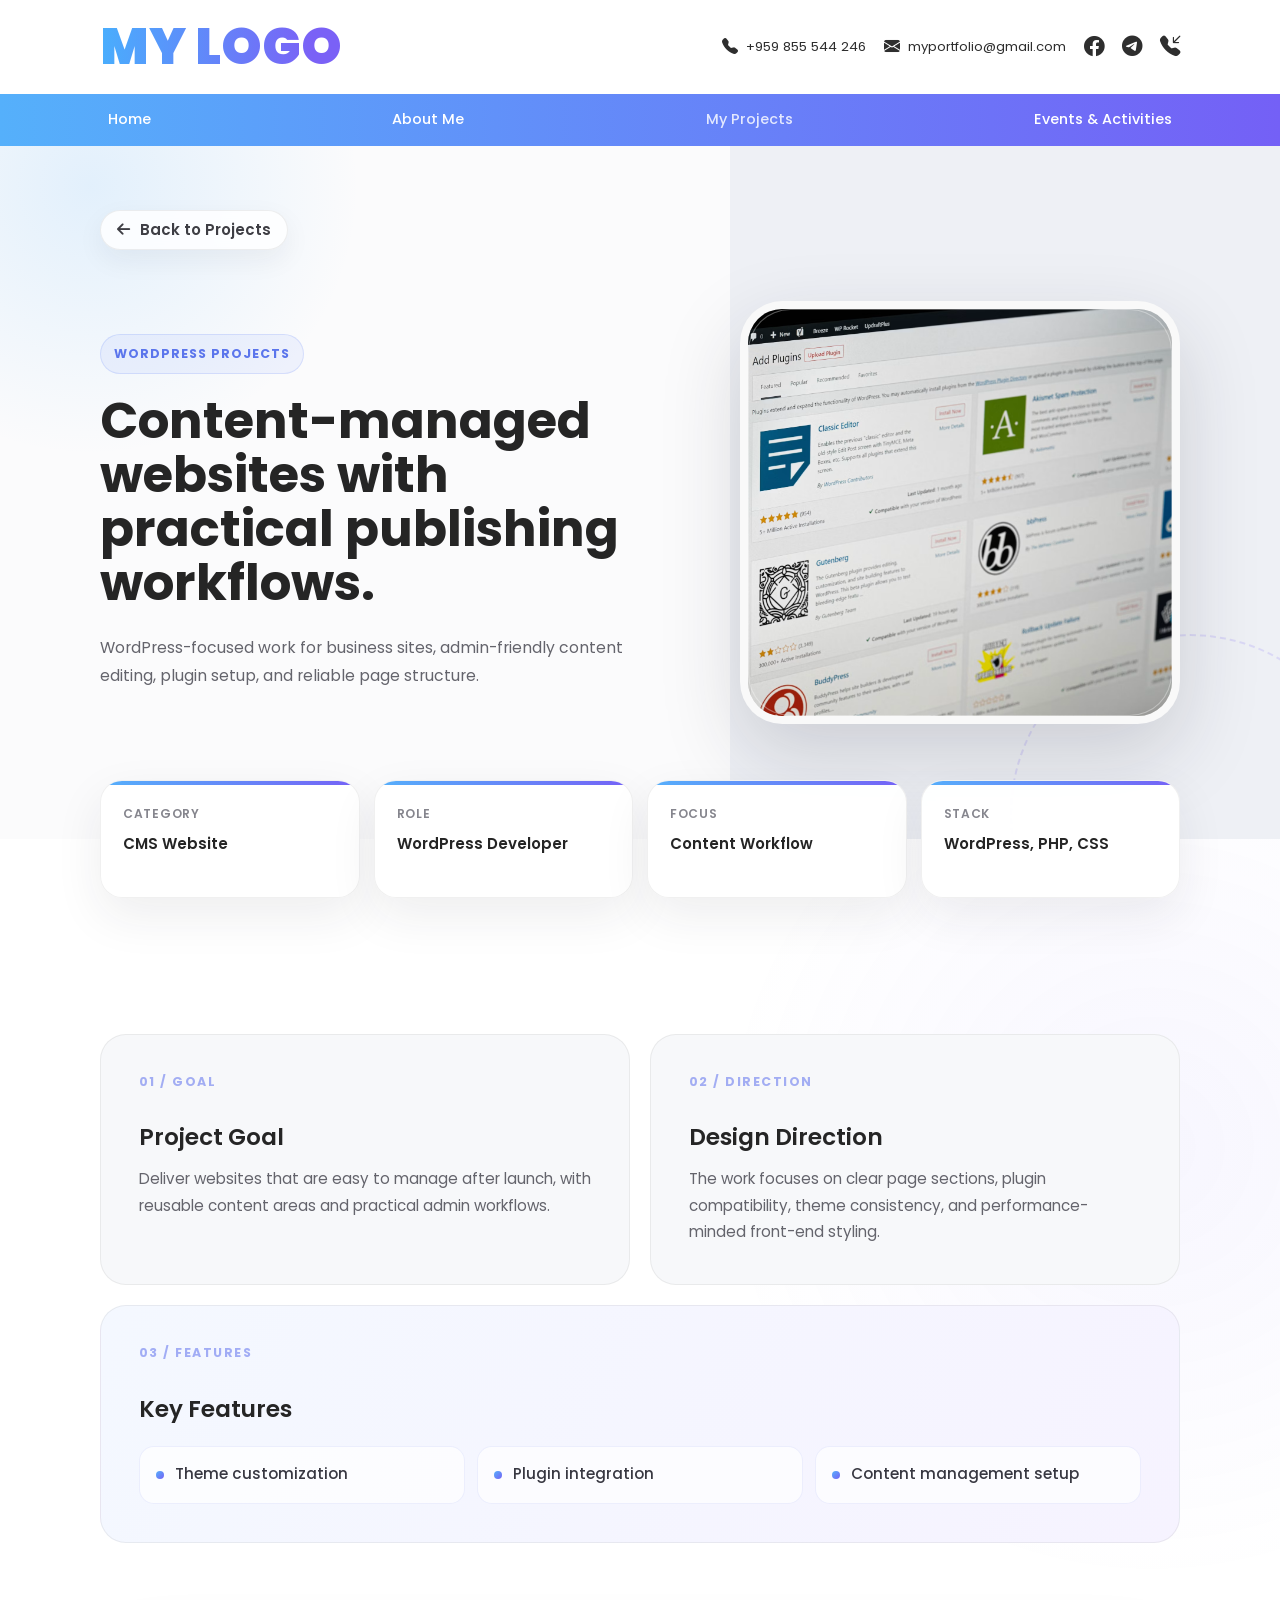
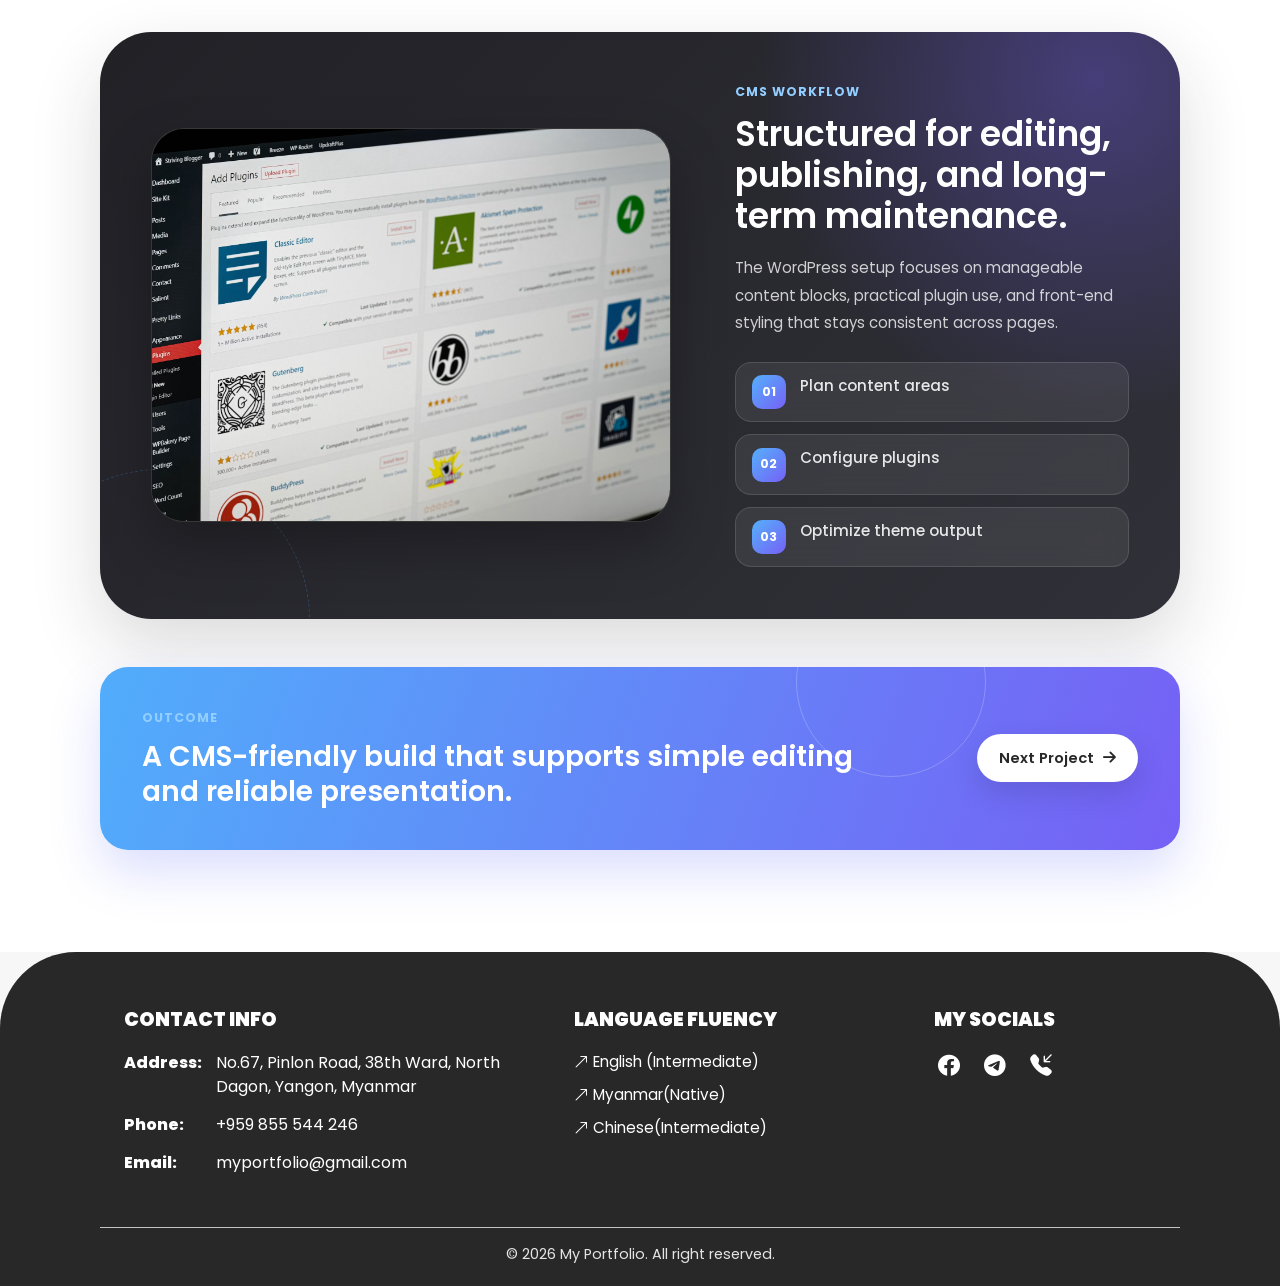
<file: project-wordpress.html>
<!doctype html>
<html lang="en">

<head>
  <meta charset="utf-8">
  <meta name="viewport" content="width=device-width, initial-scale=1">
  <meta name="description" content="WordPress projects detail.">
  <title>WordPress Projects | Project Detail</title>
  <link rel="preconnect" href="https://fonts.googleapis.com">
  <link rel="preconnect" href="https://fonts.gstatic.com" crossorigin>
  <link href="https://fonts.googleapis.com/css2?family=Poppins:wght@400;500;600;700;800;900&display=swap"
    rel="stylesheet">
  <link href="https://cdn.jsdelivr.net/npm/bootstrap@5.3.3/dist/css/bootstrap.min.css" rel="stylesheet">
  <link href="https://cdnjs.cloudflare.com/ajax/libs/font-awesome/6.5.2/css/all.min.css" rel="stylesheet">
  <link href="https://cdn.jsdelivr.net/npm/bootstrap-icons@1.11.3/font/bootstrap-icons.css" rel="stylesheet">
  <link href="assets/css/style.css" rel="stylesheet">
</head>

<body>
  <header class="top-header">
    <div class="container header-inner">
      <a class="logo" href="index.html">MY LOGO</a>
      <div class="contact-strip">
        <a href="tel:+959855544246">
          <i class="bi bi-telephone-fill"></i> +959 855 544 246</a>
        <a href="mailto:myportfolio@gmail.com">
          <i class="bi bi-envelope-fill"></i> myportfolio@gmail.com</a>
        <a href="#" aria-label="Facebook">
          <i class="bi bi-facebook"></i></a>
        <a href="#" aria-label="Telegram">
          <i class="bi bi-telegram"></i></a>
        <a href="#" aria-label="Viber">
          <i class="bi bi-telephone-inbound-fill"></i>
        </a>
      </div>
    </div>
  </header>
  <nav class="main-nav navbar navbar-expand-lg" aria-label="Main navigation">
    <div class="container">
      <button class="navbar-toggler ms-auto" type="button" data-bs-toggle="collapse" data-bs-target="#mainNavbar"
        aria-controls="mainNavbar" aria-expanded="false" aria-label="Toggle navigation"><span
          class="navbar-toggler-icon"></span>
      </button>
      <div class="collapse navbar-collapse" id="mainNavbar">
        <ul class="navbar-nav nav-menu">
          <li class="nav-item">
            <a class="nav-link" href="index.html">Home</a>
          </li>
          <li class="nav-item">
            <a class="nav-link" href="about.html">About Me</a>
          </li>
          <li class="nav-item">
            <a class="nav-link active" aria-current="page" href="projects.html">My Projects</a>
          </li>
          <li class="nav-item">
            <a class="nav-link" href="events.html">Events & Activities</a>
          </li>
        </ul>
      </div>
    </div>
  </nav>
  <main class="inner-main detail-v2">
    <section class="detail-v2-hero">
      <div class="container">
        <a class="detail-back" href="projects.html">
          <i class="fa-solid fa-arrow-left"></i> Back to Projects</a>
        <div class="detail-v2-grid">
          <div>
            <p class="eyebrow work-eyebrow">WORDPRESS PROJECTS</p>
            <h1>Content-managed websites with practical publishing workflows.</h1>
            <p>WordPress-focused work for business sites, admin-friendly content editing, plugin setup, and reliable
              page structure.</p>
          </div>
          <div class="detail-v2-image">
            <img src="assets/images/project-wordpress.png" alt="WordPress project preview">
          </div>
        </div>
      </div>
    </section>
    <section class="detail-v2-body">
      <div class="container">
        <div class="detail-info-grid">
          <div>
            <span>Category</span>
            <strong>CMS Website</strong>
          </div>
          <div>
            <span>Role</span><strong>WordPress Developer</strong>
          </div>
          <div>
            <span>Focus</span><strong>Content Workflow</strong>
          </div>
          <div>
            <span>Stack</span><strong>WordPress, PHP, CSS</strong>
          </div>
        </div>
        <div class="detail-content-grid">
          <article>
            <h2>Project Goal</h2>
            <p>Deliver websites that are easy to manage after launch, with reusable content areas and practical admin
              workflows.

            </p>
          </article>
          <article>
            <h2>Design Direction</h2>
            <p>The work focuses on clear page sections, plugin compatibility, theme consistency, and performance-minded
              front-end styling.</p>
          </article>
          <article>
            <h2>Key Features</h2>
            <ul>
              <li>Theme customization</li>
              <li>Plugin integration</li>
              <li>Content management setup</li>
            </ul>
          </article>
        </div>
        <div class="detail-showcase">
          <div class="detail-showcase-image">
            <img src="assets/images/project-wordpress.png" alt="WordPress project detail">
          </div>
          <div class="detail-showcase-copy">
            <span>CMS Workflow</span>
            <h2>Structured for editing, publishing, and long-term maintenance.</h2>
            <p>The WordPress setup focuses on manageable content blocks, practical plugin use, and front-end styling
              that stays consistent across pages.</p>
            <div class="detail-step-list">
              <div><strong>01</strong>
                <span>Plan content areas</span>
              </div>
              <div>
                <strong>02</strong>
                <span>Configure plugins</span>
              </div>
              <div>
                <strong>03</strong>
                <span>Optimize theme output</span>
              </div>
            </div>
          </div>
        </div>
        <div class="detail-result-panel">
          <div>
            <span>Outcome</span>
            <h2>A CMS-friendly build that supports simple editing and reliable presentation.</h2>
          </div>
          <a href="project-ecommerce.html">Next Project
            <i class="fa-solid fa-arrow-right"></i>
          </a>
        </div>
      </div>
    </section>
  </main>
  <footer class="footer-panel">
    <div class="container">
      <div class="row g-5">
        <div class="col-lg-5">
          <h2>CONTACT INFO</h2>
          <dl class="contact-list">
            <div>
              <dt>Address:</dt>
              <dd>No.67, Pinlon Road, 38th Ward, North<br>Dagon, Yangon, Myanmar</dd>
            </div>
            <div>
              <dt>Phone:</dt>
              <dd>+959 855 544 246</dd>
            </div>
            <div>
              <dt>Email:</dt>
              <dd>myportfolio@gmail.com</dd>
            </div>
          </dl>
        </div>
        <div class="col-lg-4">
          <h2>LANGUAGE FLUENCY</h2>
          <ul class="language-list">
            <li>
              <i class="bi bi-arrow-up-right"></i> English (Intermediate)
            </li>
            <li>
              <i class="bi bi-arrow-up-right"></i> Myanmar(Native)
            </li>
            <li><i class="bi bi-arrow-up-right"></i> Chinese(Intermediate)</li>
          </ul>
        </div>
        <div class="col-lg-3">
          <h2>MY SOCIALS</h2>
          <div class="footer-socials">
            <a href="#" aria-label="Facebook">
              <i class="bi bi-facebook"></i>
            </a>
            <a href="#" aria-label="Telegram">
              <i class="bi bi-telegram"></i>
            </a>
            <a href="#" aria-label="Viber">
              <i class="bi bi-telephone-inbound-fill"></i>
            </a>
          </div>
        </div>
      </div>
      <p class="copyright">&copy; 2026 My Portfolio. All right reserved.</p>
    </div>
  </footer>
  <button class="scroll-top" type="button" aria-label="Scroll to top">
    <i class="bi bi-arrow-up"></i>
  </button>
  <script src="https://cdn.jsdelivr.net/npm/bootstrap@5.3.3/dist/js/bootstrap.bundle.min.js"></script>
  <script src="assets/js/main.js"></script>
</body>

</html>
</file>
<file: assets/css/style.css>
:root {
  --dark: #282828;
  --text: #2c2c2c;
  --blue: #55aefb;
  --violet: #6d5af6;
  --white: #ffffff;
  --light-bg: #f7f7f7;
  --container: 1180px;
}

* {
  box-sizing: border-box;
}

html {
  scroll-behavior: smooth;
}

body {
  margin: 0;
  color: var(--text);
  background: var(--light-bg);
  font-family: "Poppins", "Segoe UI", system-ui, -apple-system, BlinkMacSystemFont, sans-serif;
  line-height: 1.5;
  overflow-x: hidden;
}

a {
  color: inherit;
  text-decoration: none;
}

img {
  max-width: 100%;
}

.container {
  width: min(calc(100vw - 32px), var(--container));
  max-width: var(--container);
  margin-inline: auto;
  padding-inline: 0;
}

.top-header {
  background: var(--white);
  padding-block: clamp(12px, 1.7vw, 22px);
}

.header-inner,
.contact-strip,
.nav-menu,
.projects-stage,
.tile-overlay,
.skill-arrows,
.footer-socials {
  display: flex;
  align-items: center;
}

.header-inner {
  justify-content: space-between;
  gap: 20px;
}

.logo {
  font-size: clamp(2rem, 4vw, 3.15rem);
  line-height: 1;
  font-weight: 900;
  letter-spacing: 0;
  white-space: nowrap;
  background: linear-gradient(90deg, #49aefd 0%, #7a61f6 88%);
  -webkit-background-clip: text;
  background-clip: text;
  color: transparent;
}

.contact-strip {
  flex-wrap: wrap;
  justify-content: flex-end;
  gap: 10px clamp(12px, 1.5vw, 18px);
  color: #2e2e2e;
  font-size: clamp(0.82rem, 1vw, 0.95rem);
}

.contact-strip a {
  display: inline-flex;
  align-items: center;
  gap: 8px;
  flex: 0 0 auto;
}

.contact-strip i {
  font-size: 1rem;
}

.contact-strip a:nth-last-child(-n + 3) i {
  font-size: clamp(1.15rem, 1.6vw, 1.4rem);
}

.main-nav {
  min-height: 52px;
  padding: 0;
  background: linear-gradient(90deg, #55b0fb 0%, #7460f6 100%);
}

.main-nav .container {
  min-height: 52px;
}

.navbar-toggler {
  border: 0;
  padding: 0.35rem 0;
}

.navbar-toggler:focus {
  box-shadow: none;
}

.navbar-toggler-icon {
  filter: brightness(0) invert(1);
}

.nav-menu {
  width: 100%;
  justify-content: space-between;
}

.main-nav .nav-link {
  color: var(--white);
  font-size: clamp(0.9rem, 1vw, 0.98rem);
  font-weight: 500;
  padding-block: 0.85rem;
}

.main-nav .nav-link:hover,
.main-nav .nav-link:focus,
.main-nav .nav-link.active {
  color: rgba(255, 255, 255, 0.82);
}

.dropdown-menu {
  border: 0;
  border-radius: 12px;
  box-shadow: 0 16px 34px rgba(0, 0, 0, 0.15);
}

.hero {
  position: relative;
  min-height: clamp(390px, 42vw, 560px);
  display: grid;
  place-items: center;
  overflow: hidden;
  background: url("../images/hero-bg.png") center / cover no-repeat;
}

.hero-shade,
.skills-shade,
.event-dark-overlay {
  position: absolute;
  inset: 0;
  background: rgba(0, 0, 0, 0.48);
}

.hero-content {
  position: relative;
  z-index: 1;
  width: min(calc(100vw - 32px), 820px);
  color: var(--white);
  text-align: center;
  padding-inline: 12px;
}

.hero h1 {
  max-width: 800px;
  margin: 0 auto 18px;
  font-size: clamp(2.25rem, 4vw, 3.35rem);
  line-height: 1.15;
  font-weight: 700;
  letter-spacing: 0;
}

.hero p {
  max-width: 620px;
  margin: 0 auto 22px;
  color: rgba(255, 255, 255, 0.92);
  font-size: clamp(0.95rem, 1.25vw, 1.05rem);
  line-height: 1.55;
}

.gradient-btn {
  min-height: 40px;
  border-radius: 999px;
  border: 1px solid rgba(255, 255, 255, 0.65);
  color: var(--white);
  background: linear-gradient(90deg, #55b0fb 0%, #7561f6 100%);
  display: inline-flex;
  align-items: center;
  justify-content: center;
  gap: 7px;
  padding: 0.55rem 1.35rem;
  font-size: 0.95rem;
  font-weight: 500;
}

.gradient-btn:hover,
.gradient-btn:focus {
  color: var(--white);
  filter: brightness(1.04);
}

.hero-count {
  position: absolute;
  right: max(20px, calc((100vw - var(--container)) / 2));
  bottom: 20px;
  z-index: 1;
  display: flex;
  align-items: center;
  gap: 12px;
  color: var(--white);
}

.hero-count span:first-child {
  font-size: clamp(1.35rem, 2vw, 1.65rem);
}

.hero-count i {
  width: 1px;
  height: 28px;
  background: var(--white);
  transform: rotate(18deg);
}

.projects-section,
.events-section {
  padding-block: clamp(52px, 6vw, 82px);
  background: var(--light-bg);
}

.projects-section {
  position: relative;
  overflow: hidden;
}

.section-copy {
  max-width: 560px;
}

.eyebrow {
  margin: 0 0 10px;
  color: #5aaafa;
  font-size: clamp(0.9rem, 1.4vw, 1.1rem);
  font-weight: 800;
  line-height: 1;
}

.section-copy h2,
.events-heading h2 {
  margin: 0;
  color: #292929;
  font-size: clamp(1.85rem, 3.2vw, 2.55rem);
  line-height: 1.24;
  font-weight: 400;
  letter-spacing: 0;
}

.path-line {
  position: absolute;
  border: 2px dashed rgba(0, 0, 0, 0.11);
  border-color: rgba(0, 0, 0, 0.11) transparent transparent transparent;
  pointer-events: none;
}

.path-left {
  left: -80px;
  top: 270px;
  width: min(520px, 45vw);
  height: 170px;
  border-radius: 50%;
  transform: rotate(-16deg);
}

.path-right {
  right: 6vw;
  top: 30px;
  width: min(340px, 28vw);
  height: 520px;
  border-radius: 52%;
  transform: rotate(7deg);
}

.project-route {
  display: none;
}

.project-route-line {
  fill: none;
  stroke: rgba(44, 44, 44, 0.24);
  stroke-width: 2.5;
  stroke-dasharray: 12 14;
  stroke-linecap: round;
  vector-effect: non-scaling-stroke;
}

.projects-stage {
  gap: clamp(18px, 3vw, 34px);
  margin-top: clamp(34px, 5vw, 58px);
}

.project-rail {
  flex: 1 1 auto;
  display: grid;
  grid-template-columns: repeat(4, minmax(0, 1fr));
  align-items: end;
  gap: clamp(14px, 2vw, 22px);
  min-width: 0;
}

.project-tile {
  position: relative;
  aspect-ratio: 0.78;
  min-height: 0;
  overflow: hidden;
  border-radius: 18px;
  background: #ddd;
  box-shadow: 0 16px 32px rgba(0, 0, 0, 0.06);
}

:is(.project-carousel-btn, .skill-carousel-btn) {
  cursor: pointer;
  transition:
    transform 180ms ease,
    box-shadow 180ms ease,
    color 180ms ease,
    background 180ms ease,
    filter 180ms ease;
}

:is(.project-carousel-btn, .skill-carousel-btn):disabled {
  cursor: default;
}

:is(.project-carousel-btn, .skill-carousel-btn).soft:hover:not(:disabled) {
  color: var(--white);
  background: linear-gradient(135deg, #53b2fb 0%, #755ff6 100%);
  box-shadow: 0 10px 22px rgba(92, 105, 245, 0.28);
  transform: translateY(-3px);
}

:is(.project-carousel-btn, .skill-carousel-btn).soft.is-clicked {
  color: var(--white);
  background: linear-gradient(135deg, #53b2fb 0%, #755ff6 100%);
}

:is(.project-carousel-btn, .skill-carousel-btn).active:hover:not(:disabled) {
  filter: brightness(1.08) saturate(1.12);
  box-shadow: 0 10px 22px rgba(92, 105, 245, 0.34);
  transform: translateY(-3px);
}

:is(.project-carousel-btn, .skill-carousel-btn):focus-visible {
  outline: 3px solid rgba(83, 178, 251, 0.45);
  outline-offset: 4px;
}

:is(.project-carousel-btn, .skill-carousel-btn):active:not(:disabled),
:is(.project-carousel-btn, .skill-carousel-btn).is-clicked {
  transform: translateY(1px) scale(0.94);
  box-shadow: 0 4px 10px rgba(74, 75, 143, 0.2);
  filter: brightness(0.96);
}

@media (prefers-reduced-motion: reduce) {
  :is(.project-carousel-btn, .skill-carousel-btn) {
    transition: none;
  }
}

.project-tile.lower {
  transform: translateY(clamp(20px, 3vw, 38px));
}

.project-tile img,
.event-feature img,
.event-row img {
  width: 100%;
  height: 100%;
  display: block;
  object-fit: cover;
}

.project-tile::after {
  content: "";
  position: absolute;
  inset: 0;
  background: linear-gradient(180deg, rgba(0, 0, 0, 0.32), rgba(0, 0, 0, 0.08) 55%, rgba(0, 0, 0, 0.26));
}

.tile-overlay {
  position: absolute;
  inset: 0;
  z-index: 1;
  align-items: flex-start;
  justify-content: space-between;
  flex-direction: column;
  padding: clamp(14px, 1.8vw, 20px);
}

.tile-overlay h3 {
  margin: 0;
  color: var(--white);
  font-size: clamp(0.92rem, 1.15vw, 1.05rem);
  font-weight: 600;
  letter-spacing: 0;
}

.tile-overlay a,
.round-link {
  width: clamp(40px, 4.2vw, 50px);
  height: clamp(40px, 4.2vw, 50px);
  display: inline-flex;
  align-items: center;
  justify-content: center;
  align-self: flex-end;
  border-radius: 50%;
  color: var(--white);
  background: rgba(255, 255, 255, 0.28);
  border: 1px solid rgba(255, 255, 255, 0.75);
  backdrop-filter: blur(6px);
}

.circle-btn {
  width: clamp(44px, 5vw, 56px);
  height: clamp(44px, 5vw, 56px);
  flex: 0 0 clamp(44px, 5vw, 56px);
  border: 0;
  border-radius: 50%;
  display: inline-flex;
  align-items: center;
  justify-content: center;
  font-size: clamp(1.1rem, 1.8vw, 1.35rem);
}

.circle-btn.soft {
  color: #222;
  background: #e9e9e9;
}

.circle-btn.active {
  color: var(--white);
  background: linear-gradient(135deg, #53b2fb 0%, #755ff6 100%);
}

.skills-section {
  position: relative;
  min-height: clamp(560px, 47vw, 860px);
  padding-block: 0 clamp(46px, 5vw, 78px);
  background: var(--light-bg);
  overflow: hidden;
}

.skills-section::after {
  content: "";
  position: absolute;
  left: min(42vw, 805px);
  top: clamp(290px, 16.6vw, 320px);
  z-index: 1;
  width: calc(100vw - min(42vw, 805px));
  height: clamp(260px, 20.5vw, 395px);
  border-radius: clamp(46px, 5vw, 82px) 0 0 clamp(46px, 5vw, 82px);
  background: var(--light-bg);
}

.skills-photo {
  position: absolute;
  left: 0;
  top: 0;
  width: min(54vw, 1040px);
  min-height: clamp(560px, 47vw, 860px);
  overflow: hidden;
  border-radius: 0 clamp(48px, 4.5vw, 76px) clamp(48px, 4.5vw, 76px) 0;
  background: url("../images/skills-bg.png") center / cover no-repeat;
}

.skills-photo::after {
  display: none;
}

.skills-intro,
.skill-feature {
  position: relative;
  z-index: 2;
  width: min(40vw, 640px);
  margin-left: clamp(24px, 16.2vw, 310px);
  margin-right: 24px;
  color: var(--white);
}

.skills-intro {
  padding-top: clamp(58px, 6vw, 92px);
}

.skills-intro p {
  margin: 0 0 8px;
  font-size: clamp(0.95rem, 1.4vw, 1.1rem);
  font-weight: 700;
}

.skills-intro h2 {
  margin: 0;
  font-size: clamp(1.75rem, 2.05vw, 2.25rem);
  line-height: 1.2;
  font-weight: 400;
  letter-spacing: 0;
}

.skill-feature {
  width: min(25vw, 410px);
  max-width: 410px;
  margin-top: clamp(120px, 14vw, 210px);
}

.skill-feature h3 {
  margin: 0;
  font-size: clamp(2.4rem, 4vw, 3.2rem);
  line-height: 1;
  font-weight: 700;
  letter-spacing: 0;
}

.skill-feature p {
  margin: 18px 0 24px;
  color: rgba(255, 255, 255, 0.95);
  font-size: clamp(0.95rem, 1.3vw, 1.05rem);
}

.skills-carousel {
  position: relative;
  z-index: 3;
  min-width: 0;
  width: min(58vw, 1110px);
  margin-left: min(43.5vw, 840px);
  padding-top: clamp(150px, 13.2vw, 250px);
  padding-right: 0;
  display: flex;
  flex-direction: column;
  justify-content: center;
  height: 520px;
}

.skill-arrows {
  justify-content: flex-end;
  gap: 12px;
  margin-bottom: clamp(22px, 2.2vw, 36px);
  padding-right: max(16px, calc((100vw - var(--container)) / 2));
}

.skill-cards {
  display: flex;
  align-items: stretch;
  gap: clamp(22px, 2vw, 30px);
  overflow: visible;
  padding-bottom: 10px;
  margin-left: 30px;
}

.skill-card {
  aspect-ratio: 1;
  min-width: 0;
  display: flex;
  flex-direction: column;
  align-items: center;
  justify-content: center;
  border-radius: 18px;
  color: var(--white);
  box-shadow: 0 20px 40px rgba(0, 0, 0, 0.12);
}

.skill-card i {
  font-size: clamp(4rem, 7vw, 6.2rem);
  line-height: 1;
}

.skill-logo {
  width: clamp(4.4rem, 7vw, 6.2rem);
  height: clamp(4.4rem, 7vw, 6.2rem);
  display: block;
  object-fit: contain;
}

.python-logo {
  width: clamp(5rem, 7.5vw, 6.8rem);
  height: clamp(5rem, 7.5vw, 6.8rem);
}

.php-logo {
  width: clamp(5.4rem, 8vw, 7.2rem);
  height: auto;
}

.skill-card span {
  font-size: clamp(3.8rem, 6.6vw, 5.8rem);
  line-height: 1;
  font-style: italic;
  font-weight: 900;
}

.skill-card h3 {
  margin: clamp(18px, 2.4vw, 28px) 0 0;
  font-size: clamp(1rem, 1.5vw, 1.25rem);
  font-weight: 800;
}

.skill-card.teal {
  background: #277f9c;
}

.skill-card.violet {
  background: #575f9b;
}

.skill-card.blue {
  background: #3a80b2;
}

.skill-card.yellow {
  background: #ead72e;
}

.events-heading {
  max-width: 760px;
  margin: 0 auto clamp(34px, 5vw, 54px);
  text-align: center;
}

.events-heading .eyebrow {
  display: inline-block;
  background: linear-gradient(90deg, #4ea9fb 0%, #7462f6 100%);
  -webkit-background-clip: text;
  background-clip: text;
  color: transparent;
  -webkit-text-fill-color: transparent;
  font-size: clamp(0.9rem, 1.1vw, 1rem);
  font-weight: 700;
}

.events-heading h2 {
  font-size: clamp(1.45rem, 2.25vw, 1.95rem);
  font-weight: 400;
}

.events-grid {
  display: grid;
  grid-template-columns: minmax(0, 1.05fr) minmax(0, 0.95fr);
  gap: clamp(16px, 2vw, 24px);
}

.event-feature,
.event-row {
  position: relative;
  overflow: hidden;
  border-radius: 18px;
}

.event-feature {
  min-height: clamp(300px, 32vw, 420px);
}

.event-caption {
  position: absolute;
  left: clamp(18px, 2vw, 24px);
  bottom: clamp(18px, 2vw, 24px);
  z-index: 1;
  color: var(--white);
}

.event-caption p,
.event-row-copy p {
  margin: 0 0 12px;
  display: flex;
  align-items: center;
  gap: 10px;
  font-size: clamp(0.86rem, 1vw, 0.95rem);
}

.event-caption h3,
.event-row-copy h3 {
  margin: 0;
  font-size: clamp(1rem, 1.5vw, 1.2rem);
  line-height: 1.35;
  font-weight: 800;
  letter-spacing: 0;
}

.event-row-copy h3 {
  color: #333333;
  font-size: clamp(0.92rem, 1.2vw, 1.05rem);
  font-weight: 500;
}

.event-caption h3 {
  font-weight: 600;
}

.event-feature .round-link {
  position: absolute;
  right: clamp(18px, 2vw, 22px);
  bottom: clamp(18px, 2vw, 22px);
  z-index: 1;
}

.event-list {
  display: grid;
  gap: clamp(16px, 2vw, 24px);
}

.event-row {
  display: grid;
  grid-template-columns: minmax(190px, 44%) 1fr;
  min-height: clamp(142px, 15vw, 198px);
  background: #f0f0f0;
}

.event-row img {
  border-radius: 18px;
  height: 220px;
}

.event-row-copy {
  padding: clamp(18px, 3vw, 30px);
}

.event-row-copy p {
  color: #262626;
}

.event-row-copy .round-link {
  margin-top: clamp(12px, 2vw, 18px);
  color: var(--white);
  background: #a9a9a9;
}

.footer-panel {
  margin-top: 0;
  padding: clamp(38px, 5vw, 56px) 0 20px;
  color: var(--white);
  background: var(--dark);
  border-radius: clamp(40px, 7vw, 76px) clamp(40px, 7vw, 76px) 0 0;
}

.footer-panel .row {
  margin-inline: 0;
}

.footer-panel h2 {
  margin: 0 0 20px;
  font-size: clamp(1.05rem, 1.5vw, 1.25rem);
  font-weight: 900;
  letter-spacing: 0;
}

.contact-list,
.language-list {
  margin: 0;
}

.contact-list div {
  display: grid;
  grid-template-columns: 82px 1fr;
  gap: 10px;
  margin-bottom: 14px;
}

.contact-list dt,
.contact-list dd {
  margin: 0;
}

.contact-list dt {
  font-weight: 800;
}

.language-list {
  padding: 0;
  list-style: none;
}

.language-list li {
  margin-bottom: 10px;
  font-size: 0.95rem;
}

.footer-socials {
  gap: 16px;
}

.footer-socials a {
  width: 30px;
  height: 30px;
  display: inline-flex;
  align-items: center;
  justify-content: center;
  font-size: 1.35rem;
}

.copyright {
  margin: 38px 0 0;
  padding-top: 16px;
  border-top: 1px solid rgba(255, 255, 255, 0.72);
  text-align: center;
  color: rgba(255, 255, 255, 0.88);
  font-size: 0.9rem;
}

.scroll-top {
  position: fixed;
  right: 18px;
  bottom: 18px;
  z-index: 10;
  width: 40px;
  height: 40px;
  border: 0;
  border-radius: 50%;
  color: var(--white);
  background: linear-gradient(135deg, #53b2fb 0%, #755ff6 100%);
  opacity: 0;
  pointer-events: none;
  transition: opacity 180ms ease, transform 180ms ease;
  transform: translateY(12px);
}

.scroll-top.show {
  opacity: 1;
  pointer-events: auto;
  transform: translateY(0);
}

.inner-main {
  background: var(--light-bg);
}

.case-hero {
  padding-block: clamp(48px, 7vw, 76px);
}

.case-visual {
  min-height: clamp(240px, 28vw, 340px);
  overflow: hidden;
  border-radius: 24px;
  background: url("../images/project-ecommerce.png") center / cover no-repeat;
}

.case-card {
  padding: clamp(20px, 2vw, 28px);
  border-radius: 18px;
  background: var(--white);
  box-shadow: 0 16px 36px rgba(0, 0, 0, 0.07);
}

.case-hero .display-3 {
  font-size: clamp(2rem, 4vw, 3rem);
  line-height: 1.15;
}

.case-hero .fs-5 {
  font-size: clamp(0.98rem, 1.2vw, 1.08rem) !important;
  line-height: 1.55;
}

@media (max-width: 1699.98px) {
  .skills-section {
    min-height: clamp(620px, 47vw, 780px);
  }

  .skills-section::after {
    left: min(42.8vw, 710px);
    top: clamp(220px, 16.6vw, 305px);
    width: calc(100vw - min(42.8vw, 710px));
    height: clamp(250px, 20.5vw, 350px);
    border-radius: clamp(52px, 4.8vw, 76px) 0 0 clamp(52px, 4.8vw, 76px);
  }

  .skills-photo {
    width: min(53.5vw, 910px);
    min-height: clamp(620px, 47vw, 780px);
  }

  .skills-intro,
  .skill-feature {
    margin-left: clamp(24px, 15.2vw, 258px);
  }

  .skill-feature {
    margin-top: clamp(135px, 12vw, 190px);
  }

  .skills-carousel {
    width: min(59vw, 1000px);
    margin-left: min(43vw, 730px);
    padding-top: clamp(170px, 12.8vw, 220px);
  }

  .skill-cards {
    gap: clamp(18px, 1.7vw, 28px);
  }

  .skill-card {
    flex-basis: clamp(245px, 18.2vw, 300px);
  }
}

@media (min-width: 1700px) and (max-width: 1899.98px) {
  .skills-section::after {
    top: 325px;
  }

  .skill-feature {
    margin-top: 165px;
  }

  .skills-carousel {
    padding-top: 280px;
  }
}

@media (max-width: 1439.98px) {
  :root {
    --container: 1080px;
  }

  .hero {
    min-height: clamp(390px, 44vw, 540px);
  }

  .project-tile {
    border-radius: 16px;
  }

  .skills-intro {
    width: min(38vw, 500px);
  }

  .skill-feature {
    width: min(27vw, 350px);
  }

  .skill-feature h3 {
    font-size: clamp(2.3rem, 4vw, 2.9rem);
  }

  .skill-feature p {
    font-size: 0.95rem;
  }
}

@media (min-width: 992px) and (max-width: 1439.98px) {
  .skills-intro {
    width: min(40vw, 640px);
  }

  .skill-feature {
    width: min(25vw, 410px);
  }

  .skill-feature h3 {
    font-size: clamp(2.7rem, 3.5vw, 3.1rem);
  }

  .skill-card i {
    font-size: clamp(4.5rem, 6vw, 5.8rem);
  }

  .skill-logo {
    width: clamp(4.5rem, 6vw, 5.8rem);
    height: clamp(4.5rem, 6vw, 5.8rem);
  }

  .python-logo {
    width: clamp(5.2rem, 6.5vw, 6.4rem);
    height: clamp(5.2rem, 6.5vw, 6.4rem);
  }

  .php-logo {
    width: clamp(5.8rem, 7.2vw, 7rem);
    height: auto;
  }

  .skill-card span {
    font-size: clamp(4.2rem, 5.5vw, 5.4rem);
  }

  .skill-card h3 {
    margin-top: clamp(18px, 2vw, 26px);
    font-size: clamp(1rem, 1.2vw, 1.18rem);
  }
}

@media (max-width: 1199.98px) {
  :root {
    --container: 940px;
  }

  .header-inner {
    gap: 18px;
  }

  .contact-strip {
    gap: 14px;
  }

  .contact-strip a:not(:nth-last-child(-n + 3)) {
    font-size: 0.82rem;
  }

  .contact-strip a:nth-last-child(-n + 3) i {
    font-size: 1.2rem;
  }

  .projects-stage {
    align-items: center;
  }

  .project-rail {
    grid-template-columns: repeat(2, minmax(0, 1fr));
  }

  .events-grid {
    grid-template-columns: 1fr;
  }

  .event-feature {
    min-height: 360px;
  }

  .event-row {
    grid-template-columns: minmax(260px, 42%) 1fr;
  }
}

@media (max-width: 991.98px) {
  :root {
    --container: 720px;
  }

  .top-header {
    padding-block: 16px;
  }

  .header-inner {
    align-items: flex-start;
    flex-direction: column;
  }

  .contact-strip {
    justify-content: flex-start;
    gap: 12px 16px;
  }

  .main-nav .container {
    justify-content: flex-end;
  }

  .nav-menu {
    align-items: flex-start;
    padding-block: 8px;
  }

  .main-nav .nav-link {
    padding-block: 0.5rem;
  }

  .hero {
    min-height: 420px;
  }

  .projects-stage {
    display: grid;
    grid-template-columns: repeat(2, auto) 1fr;
    align-items: center;
    justify-content: start;
    column-gap: 12px;
    row-gap: 28px;
  }

  .projects-stage > .project-rail {
    grid-column: 1 / -1;
    grid-row: 2;
    width: 100%;
  }

  .projects-stage > [data-project-direction="previous"] {
    grid-column: 1;
    grid-row: 1;
  }

  .projects-stage > [data-project-direction="next"] {
    grid-column: 2;
    grid-row: 1;
  }

  .skills-section {
    display: grid;
    grid-template-columns: 1fr;
    gap: 34px;
    position: relative;
    min-height: auto;
    padding-bottom: 58px;
    background: var(--light-bg);
    overflow: hidden;
  }

  .skills-section::after {
    display: none;
  }

  .skills-photo {
    position: relative;
    width: 100%;
    min-height: 470px;
    border-radius: 0 45px 45px 0;
    background: url("../images/skills-bg.png") center / cover no-repeat;
  }

  .skills-photo::after {
    display: none;
  }

  .skills-intro,
  .skill-feature {
    width: min(calc(100vw - 48px), 620px);
    margin-left: max(24px, calc((100vw - var(--container)) / 2));
  }

  .skill-feature {
    margin-top: 90px;
  }

  .skills-carousel {
    width: auto;
    height: auto;
    margin-left: 0;
    padding-top: 0;
    padding-inline: max(24px, calc((100vw - var(--container)) / 2));
  }

  .skill-arrows {
    justify-content: flex-start;
    margin-bottom: 24px;
    padding-right: 0;
  }

  .skill-cards {
    display: grid;
    grid-auto-flow: row;
    grid-template-columns: repeat(3, minmax(0, 1fr));
    grid-auto-columns: initial;
    width: 100%;
    margin-left: 0;
    overflow: visible;
  }

  .skill-card {
    width: 100%;
  }

  .event-feature {
    min-height: 320px;
  }

  .event-row {
    min-height: 165px;
  }
}

@media (max-width: 767.98px) {
  .container {
    width: min(calc(100vw - 28px), var(--container));
  }

  .contact-strip {
    display: none;
  }

  .logo {
    font-size: clamp(1.8rem, 9vw, 2.3rem);
  }

  .hero {
    min-height: 390px;
    place-items: center;
  }

  .hero h1 {
    max-width: min(100%, 310px);
    margin-bottom: 16px;
    font-size: clamp(1.35rem, 6.1vw, 1.7rem);
    overflow-wrap: break-word;
  }

  .hero p {
    max-width: 300px;
    margin-bottom: 18px;
    font-size: 0.94rem;
    overflow-wrap: break-word;
  }

  .hero h1 br,
  .skills-intro h2 br,
  .events-heading h2 br {
    display: none;
  }

  .hero-count {
    display: none;
  }

  .gradient-btn {
    min-height: 38px;
    padding: 0.48rem 1.1rem;
    font-size: 0.9rem;
  }

  .projects-section,
  .events-section {
    padding-block: 52px;
  }

  .section-copy h2,
  .events-heading h2 {
    max-width: 100%;
    font-size: clamp(1.42rem, 5.8vw, 1.85rem);
    overflow-wrap: break-word;
  }

  .path-line {
    display: none;
  }

  .projects-stage {
    margin-top: 34px;
    row-gap: 20px;
  }

  .project-rail {
    grid-template-columns: 1fr;
    grid-auto-flow: row;
    grid-auto-columns: initial;
    gap: 16px;
    overflow: visible;
    margin-inline: 0;
    padding: 0;
  }

  .project-tile {
    aspect-ratio: 1.08;
    border-radius: 16px;
  }

  .project-tile.lower {
    transform: none;
  }

  .tile-overlay {
    padding: 16px;
  }

  .skills-section {
    gap: 28px;
    padding-bottom: 52px;
  }

  .skills-photo {
    min-height: 420px;
    border-radius: 0 0 30px 30px;
  }

  .skills-intro,
  .skill-feature {
    width: min(calc(100vw - 48px), 420px);
    margin-left: 24px;
    margin-right: 24px;
  }

  .skills-intro {
    padding-top: 42px;
  }

  .skills-intro h2 {
    font-size: clamp(1.45rem, 6vw, 1.85rem);
  }

.skill-feature {
  margin-top: 56px;
  padding-bottom: 24px;
}

.skill-feature h3 {
  font-size: clamp(2rem, 9vw, 2.7rem);
  margin-bottom: 10px;
}

.skill-feature p {
  font-size: 0.94rem;
  line-height: 1.55;
  margin-bottom: 18px;
}

.skill-feature .gradient-btn {
  display: inline-flex;
  align-items: center;
  justify-content: center;
  width: fit-content;
  min-height: 40px;
  padding: 0.55rem 1.1rem;
  white-space: nowrap;
}

  .skills-carousel {
    padding-inline: 16px;
  }

  .skill-cards {
    display: grid;
    grid-auto-flow: row;
    grid-template-columns: repeat(2, minmax(0, 1fr));
    grid-auto-columns: initial;
    gap: 16px;
    overflow: visible;
  }

  .skill-card {
    border-radius: 16px;
  }

  .skill-card i,
  .skill-card span,
  .skill-logo {
    font-size: clamp(3.4rem, 16vw, 4.2rem);
    width: clamp(3.4rem, 16vw, 4.2rem);
    height: clamp(3.4rem, 16vw, 4.2rem);
  }

  .python-logo {
    width: clamp(3.8rem, 17vw, 4.6rem);
    height: clamp(3.8rem, 17vw, 4.6rem);
  }

  .php-logo {
    width: clamp(4.8rem, 24vw, 6rem);
    height: auto;
  }

  .skill-card h3 {
    margin-top: 14px;
    font-size: 1rem;
  }

  .events-heading {
    margin-bottom: 34px;
    overflow-wrap: break-word;
  }

  .events-grid {
    gap: 16px;
  }

  .event-feature {
    min-height: 260px;
  }

  .event-row {
    grid-template-columns: 1fr;
    min-height: 0;
  }

  .event-row img {
    height: 180px;
  }

  .event-row-copy {
    padding: 18px;
  }

  .footer-panel {
    padding-top: 42px;
    border-radius: 34px 34px 0 0;
  }

  .copyright {
    margin-top: 30px;
  }
}

@media (max-width: 430px) {
  .container {
    width: min(calc(100vw - 24px), var(--container));
  }

  .main-nav {
    min-height: 48px;
  }

  .main-nav .container {
    min-height: 48px;
  }

  .hero {
    min-height: 360px;
  }

  .hero h1 {
    max-width: min(100%, 296px);
  }

  .hero p {
    max-width: 310px;
  }

  .project-rail {
    grid-template-columns: 1fr;
  }

  .project-tile {
    aspect-ratio: 1.18;
  }

  .skills-photo {
    min-height: 390px;
  }

  .skill-feature {
    margin-top: 62px;
  }

  .skill-cards {
    grid-template-columns: repeat(2, minmax(0, 1fr));
  }

  .event-feature {
    min-height: 230px;
  }

  .contact-list div {
    grid-template-columns: 1fr;
    gap: 2px;
  }

  .case-visual {
    min-height: 220px;
  }
}

@media (min-width: 992px) {
  .projects-section {
    background:
      linear-gradient(
          180deg,
          #e8e8e8 0%,
          #eeeeee 52%,
          var(--light-bg) 100%
        )
        right / 48.2% 100% no-repeat,
      var(--light-bg);
  }

  .projects-section .section-copy {
    max-width: 540px;
    margin-left: clamp(76px, 7vw, 90px);
  }

  .projects-section .section-copy .eyebrow {
    margin-bottom: 12px;
    font-size: clamp(1rem, 1.1vw, 1.3rem);
  }

  .projects-section .section-copy h2 {
    font-size: clamp(2rem, 2.25vw, 2.65rem);
    line-height: 1.2;
  }

  .projects-section > .path-line {
    display: none;
  }

  .project-route {
    position: absolute;
    inset: 0;
    z-index: 0;
    width: 100%;
    height: 100%;
    display: block;
    overflow: visible;
    pointer-events: none;
    color: rgba(44, 44, 44, 0.3);
  }

  .projects-section > .container {
    position: relative;
    z-index: 1;
  }

  .skills-section {
    --skill-carousel-top: 29%;
    --skill-carousel-left: 43.7vw;
    --skill-control-size: clamp(48px, 3vw, 64px);
    --skill-control-gap: clamp(32px, 3vw, 66px);
    --skill-card-size: clamp(204px, 16.2vw, 352px);
    --skill-card-radius: clamp(16px, 1vw, 22px);
    --skill-card-indent: clamp(22px, 1.4vw, 31px);
    --skill-shade-padding: clamp(24px, 1.5vw, 32px);
    --skill-shade-radius: calc(
      var(--skill-card-radius) + var(--skill-shade-padding)
    );
    min-height: clamp(650px, 49vw, 1068px);
    padding: 0;
    isolation: isolate;
  }

  .skills-section::after {
    display: block;
    left: calc(
      var(--skill-carousel-left) + var(--skill-card-indent) -
        var(--skill-shade-padding)
    );
    right: 0;
    top: calc(
      var(--skill-carousel-top) + var(--skill-control-size) +
        var(--skill-control-gap) - var(--skill-shade-padding)
    );
    width: auto;
    height: calc(
      var(--skill-card-size) + var(--skill-shade-padding) +
        var(--skill-shade-padding)
    );
    border-radius: var(--skill-shade-radius) 0 0 var(--skill-shade-radius);
  }

  .skills-photo {
    top: clamp(28px, 2.7vw, 59px);
    z-index: 0;
    width: min(54.2vw, 1180px);
    min-height: clamp(600px, 44.7vw, 974px);
    border-radius: 0 clamp(48px, 3.8vw, 82px) clamp(48px, 3.8vw, 82px) 0;
    background-position: center;
  }

  .skills-intro,
  .skill-feature {
    margin-left: clamp(48px, 12vw, 260px);
  }

  .skills-intro {
    width: min(38vw, 650px);
    padding-top: clamp(52px, 3vw, 66px);
  }

  .skills-intro h2 {
    font-size: clamp(1.8rem, 2.15vw, 2.9rem);
  }

  .skill-feature {
    width: min(29vw, 620px);
    max-width: 620px;
    margin-top: clamp(112px, 11.5vw, 250px);
  }

  .skills-carousel {
    position: absolute;
    top: var(--skill-carousel-top);
    left: var(--skill-carousel-left);
    width: 56.3vw;
    height: auto;
    margin: 0;
    padding: 0;
    display: block;
  }

  .skill-arrows {
    justify-content: flex-end;
    gap: clamp(10px, 0.65vw, 14px);
    margin-bottom: var(--skill-control-gap);
    padding-right: clamp(80px, 16vw, 350px);
  }

  .skill-arrows .circle-btn {
    width: var(--skill-control-size);
    height: var(--skill-control-size);
    flex-basis: var(--skill-control-size);
  }

  .skill-cards {
    gap: clamp(18px, 1.35vw, 30px);
    margin-left: var(--skill-card-indent);
    padding-bottom: 12px;
    overflow: visible;
  }

  .skill-card {
    flex: 0 0 var(--skill-card-size);
    width: var(--skill-card-size);
    border-radius: var(--skill-card-radius);
  }

  .skill-card i {
    font-size: clamp(4.5rem, 6.3vw, 8.6rem);
  }

  .skill-logo {
    width: clamp(4.5rem, 6.3vw, 8.6rem);
    height: clamp(4.5rem, 6.3vw, 8.6rem);
  }

  .python-logo {
    width: clamp(5rem, 6.8vw, 9.2rem);
    height: clamp(5rem, 6.8vw, 9.2rem);
  }

  .php-logo {
    width: clamp(5.8rem, 8.3vw, 11rem);
    height: auto;
  }

  .skill-card span {
    font-size: clamp(4.2rem, 6vw, 8.15rem);
  }

  .skill-card h3 {
    margin-top: clamp(18px, 2vw, 36px);
    font-size: clamp(1rem, 1.15vw, 1.55rem);
  }
}

.about-page {
  background:
    linear-gradient(180deg, #f8f8f8 0%, #f0f0f0 50%, #f8f8f8 100%);
}

.about-hero {
  position: relative;
  padding-block: clamp(58px, 7vw, 96px) clamp(40px, 5vw, 68px);
  overflow: hidden;
}

.about-hero::before {
  content: "";
  position: absolute;
  inset: 0 0 auto auto;
  width: min(45vw, 620px);
  height: min(45vw, 620px);
  background: radial-gradient(circle, rgba(84, 174, 251, 0.16), transparent 68%);
  pointer-events: none;
}

.about-hero .container {
  position: relative;
  z-index: 1;
}

.about-eyebrow {
  display: inline-block;
  background: linear-gradient(90deg, #4ea9fb 0%, #7462f6 100%);
  -webkit-background-clip: text;
  background-clip: text;
  color: transparent;
  -webkit-text-fill-color: transparent;
  font-size: clamp(0.9rem, 1vw, 1rem);
  font-weight: 700;
}

.about-hero h1,
.about-story h2,
.about-section-heading h2,
.about-process-panel h2 {
  margin: 0;
  color: #262626;
  line-height: 1.18;
  letter-spacing: 0;
}

.about-hero h1 {
  max-width: 650px;
  font-size: clamp(1.9rem, 3.35vw, 3.25rem);
  font-weight: 600;
}

.about-lead {
  max-width: 590px;
  margin: 22px 0 0;
  color: #555;
  font-size: clamp(0.98rem, 1.2vw, 1.08rem);
  line-height: 1.75;
}

.about-actions {
  display: flex;
  flex-wrap: wrap;
  align-items: center;
  gap: 16px 22px;
  margin-top: 30px;
}

.about-link {
  display: inline-flex;
  align-items: center;
  gap: 9px;
  color: #282828;
  font-size: 0.95rem;
  font-weight: 600;
}

.about-link:hover,
.about-link:focus {
  color: #5d7ff8;
}

.about-visual {
  position: relative;
  min-height: clamp(320px, 30vw, 455px);
  overflow: hidden;
  border-radius: clamp(24px, 3.5vw, 54px);
  background: #ddd;
  box-shadow: 0 28px 70px rgba(0, 0, 0, 0.13);
}

.about-visual::after {
  content: "";
  position: absolute;
  inset: 0;
  background:
    linear-gradient(180deg, rgba(0, 0, 0, 0.08), rgba(0, 0, 0, 0.34)),
    linear-gradient(135deg, rgba(85, 176, 251, 0.22), rgba(117, 97, 246, 0.18));
}

.about-visual img {
  width: 100%;
  height: 100%;
  min-height: inherit;
  display: block;
  object-fit: cover;
}

.about-badge {
  position: absolute;
  left: 24px;
  bottom: 24px;
  z-index: 1;
  display: inline-flex;
  align-items: center;
  gap: 10px;
  min-height: 44px;
  padding: 0 18px;
  border: 1px solid rgba(255, 255, 255, 0.55);
  border-radius: 999px;
  color: var(--white);
  background: rgba(255, 255, 255, 0.18);
  backdrop-filter: blur(10px);
  font-weight: 600;
}

.about-stats {
  display: grid;
  grid-template-columns: repeat(3, minmax(0, 1fr));
  gap: 18px;
  margin-top: clamp(36px, 5vw, 66px);
}

.about-stats div,
.about-service-card {
  border: 1px solid rgba(44, 44, 44, 0.08);
  background: rgba(255, 255, 255, 0.72);
  box-shadow: 0 16px 40px rgba(0, 0, 0, 0.05);
}

.about-stats div {
  padding: clamp(18px, 2.5vw, 28px);
  border-radius: 18px;
}

.about-stats strong {
  display: block;
  color: #282828;
  font-size: clamp(1.75rem, 3vw, 2.65rem);
  line-height: 1;
  font-weight: 700;
}

.about-stats span {
  display: block;
  margin-top: 8px;
  color: #666;
  font-size: 0.94rem;
}

.about-story,
.about-services,
.about-process {
  padding-block: clamp(50px, 6vw, 86px);
}

.about-story {
  background: var(--white);
}

.about-story h2,
.about-section-heading h2,
.about-process-panel h2 {
  font-size: clamp(1.65rem, 3vw, 2.55rem);
  font-weight: 500;
}

.about-story p:not(.eyebrow),
.about-process-panel p:not(.eyebrow),
.about-service-card p {
  color: #5b5b5b;
  line-height: 1.75;
}

.about-story p:not(.eyebrow) {
  margin: 0 0 18px;
  font-size: clamp(0.98rem, 1.1vw, 1.05rem);
}

.about-section-heading {
  max-width: 660px;
  margin-bottom: clamp(30px, 4vw, 46px);
}

.about-service-card {
  height: 100%;
  padding: clamp(22px, 2.4vw, 30px);
  border-radius: 18px;
  transition: transform 180ms ease, box-shadow 180ms ease, border-color 180ms ease;
}

.about-service-card:hover {
  border-color: rgba(91, 125, 248, 0.26);
  box-shadow: 0 24px 52px rgba(61, 75, 130, 0.11);
  transform: translateY(-4px);
}

.about-service-card i {
  width: 48px;
  height: 48px;
  display: inline-flex;
  align-items: center;
  justify-content: center;
  margin-bottom: 22px;
  border-radius: 14px;
  color: var(--white);
  background: linear-gradient(135deg, #55b0fb 0%, #7561f6 100%);
  font-size: 1.2rem;
}

.about-service-card h3 {
  margin: 0 0 10px;
  color: #282828;
  font-size: 1.1rem;
  font-weight: 600;
}

.about-service-card p {
  margin: 0;
  font-size: 0.93rem;
}

.about-process-panel {
  display: grid;
  grid-template-columns: minmax(0, 0.95fr) minmax(320px, 0.75fr);
  gap: clamp(28px, 5vw, 70px);
  align-items: center;
  padding: clamp(28px, 5vw, 58px);
  border-radius: clamp(26px, 4vw, 52px);
  color: var(--white);
  background:
    linear-gradient(rgba(0, 0, 0, 0.58), rgba(0, 0, 0, 0.58)),
    url("../images/hero-bg.png") center / cover no-repeat;
}

.about-process-panel h2,
.about-process-panel p:not(.eyebrow) {
  color: var(--white);
}

.about-process-panel p:not(.eyebrow) {
  max-width: 620px;
  margin: 18px 0 0;
}

.about-steps {
  display: grid;
  gap: 14px;
}

.about-steps div {
  display: flex;
  align-items: center;
  gap: 16px;
  min-height: 72px;
  padding: 16px 18px;
  border: 1px solid rgba(255, 255, 255, 0.18);
  border-radius: 18px;
  background: rgba(255, 255, 255, 0.12);
  backdrop-filter: blur(10px);
}

.about-steps span {
  color: #82c4ff;
  font-weight: 700;
}

.about-steps strong {
  font-size: clamp(0.95rem, 1.1vw, 1.05rem);
  font-weight: 500;
}

@media (max-width: 991.98px) {
  .about-hero {
    padding-top: 46px;
  }

  .about-visual {
    min-height: 360px;
  }

  .about-process-panel {
    grid-template-columns: 1fr;
  }
}

@media (max-width: 767.98px) {
  .about-hero h1 {
    font-size: clamp(1.85rem, 9vw, 2.65rem);
  }

  .about-stats {
    grid-template-columns: 1fr;
  }

  .about-story,
  .about-services,
  .about-process {
    padding-block: 46px;
  }

  .about-process-panel {
    padding: 24px;
    border-radius: 28px;
  }

  .about-steps div {
    min-height: 66px;
  }
}

.events-page {
  background:
    linear-gradient(180deg, #f8f8f8 0%, #eeeeee 46%, #f8f8f8 100%);
}

.events-hero {
  position: relative;
  padding-block: clamp(54px, 7vw, 92px) clamp(36px, 5vw, 62px);
  overflow: hidden;
}

.events-hero::before {
  content: "";
  position: absolute;
  left: -18vw;
  top: 8%;
  width: min(52vw, 720px);
  height: min(52vw, 720px);
  background: radial-gradient(circle, rgba(85, 176, 251, 0.15), transparent 68%);
  pointer-events: none;
}

.events-hero .container,
.events-summary .container,
.events-showcase .container,
.events-timeline-section .container {
  position: relative;
  z-index: 1;
}

.events-page-eyebrow {
  display: inline-block;
  background: linear-gradient(90deg, #4ea9fb 0%, #7462f6 100%);
  -webkit-background-clip: text;
  background-clip: text;
  color: transparent;
  -webkit-text-fill-color: transparent;
  font-size: clamp(0.9rem, 1vw, 1rem);
  font-weight: 700;
}

.events-hero h1,
.events-page-heading h2,
.events-timeline-section h2 {
  margin: 0;
  color: #262626;
  line-height: 1.18;
  letter-spacing: 0;
}

.events-hero h1 {
  max-width: 670px;
  font-size: clamp(2rem, 3.6vw, 3.5rem);
  font-weight: 600;
}

.events-hero-lead {
  max-width: 620px;
  margin: 22px 0 0;
  color: #555;
  font-size: clamp(0.96rem, 1.15vw, 1.06rem);
  line-height: 1.75;
}

.events-hero-actions {
  display: flex;
  flex-wrap: wrap;
  align-items: center;
  gap: 16px 22px;
  margin-top: 30px;
}

.events-text-link {
  display: inline-flex;
  align-items: center;
  gap: 9px;
  color: #282828;
  font-size: 0.95rem;
  font-weight: 600;
}

.events-text-link:hover,
.events-text-link:focus {
  color: #5d7ff8;
}

.events-hero-card,
.events-large-card,
.events-mini-card {
  position: relative;
  overflow: hidden;
  border-radius: clamp(20px, 2.8vw, 42px);
}

.events-hero-card {
  min-height: clamp(320px, 31vw, 460px);
  box-shadow: 0 28px 70px rgba(0, 0, 0, 0.13);
}

.events-hero-card img,
.events-large-card img,
.events-mini-card img {
  width: 100%;
  height: 100%;
  display: block;
  object-fit: cover;
}

.events-hero-card img {
  min-height: inherit;
}

.events-hero-card::after {
  content: "";
  position: absolute;
  inset: 0;
  background:
    linear-gradient(180deg, rgba(0, 0, 0, 0.03), rgba(0, 0, 0, 0.58)),
    linear-gradient(135deg, rgba(85, 176, 251, 0.16), rgba(117, 97, 246, 0.18));
}

.events-hero-card-copy {
  position: absolute;
  left: clamp(20px, 3vw, 34px);
  right: clamp(20px, 3vw, 34px);
  bottom: clamp(20px, 3vw, 34px);
  z-index: 1;
  color: var(--white);
}

.events-hero-card-copy span,
.events-large-copy span,
.events-mini-card span {
  display: inline-flex;
  align-items: center;
  gap: 9px;
  font-size: 0.9rem;
  font-weight: 500;
}

.events-hero-card-copy h2 {
  max-width: 520px;
  margin: 12px 0 0;
  font-size: clamp(1.35rem, 2.3vw, 2.05rem);
  line-height: 1.25;
  font-weight: 600;
}

.events-summary {
  padding-bottom: clamp(46px, 6vw, 78px);
}

.events-summary-grid {
  display: grid;
  grid-template-columns: repeat(3, minmax(0, 1fr));
  gap: 18px;
}

.events-summary-grid div {
  min-height: 150px;
  padding: clamp(20px, 2.4vw, 28px);
  border: 1px solid rgba(44, 44, 44, 0.08);
  border-radius: 18px;
  background: rgba(255, 255, 255, 0.78);
  box-shadow: 0 16px 40px rgba(0, 0, 0, 0.05);
}

.events-summary-grid i {
  width: 46px;
  height: 46px;
  display: inline-flex;
  align-items: center;
  justify-content: center;
  margin-bottom: 20px;
  border-radius: 14px;
  color: var(--white);
  background: linear-gradient(135deg, #55b0fb 0%, #7561f6 100%);
}

.events-summary-grid strong,
.events-summary-grid span {
  display: block;
}

.events-summary-grid strong {
  color: #282828;
  font-size: 1.05rem;
  font-weight: 600;
}

.events-summary-grid span {
  margin-top: 7px;
  color: #666;
  font-size: 0.92rem;
  line-height: 1.55;
}

.events-showcase,
.events-timeline-section {
  padding-block: clamp(52px, 6vw, 88px);
}

.events-showcase {
  background: var(--white);
}

.events-page-heading {
  max-width: 680px;
  margin-bottom: clamp(30px, 4vw, 48px);
}

.events-page-heading h2,
.events-timeline-section h2 {
  font-size: clamp(1.65rem, 3vw, 2.55rem);
  font-weight: 500;
}

.events-feature-layout {
  display: grid;
  grid-template-columns: minmax(0, 1.05fr) minmax(320px, 0.95fr);
  gap: clamp(18px, 2.5vw, 30px);
  align-items: stretch;
}

.events-large-card {
  min-height: clamp(390px, 34vw, 520px);
}

.events-card-overlay {
  position: absolute;
  inset: 0;
  background: linear-gradient(180deg, rgba(0, 0, 0, 0.02), rgba(0, 0, 0, 0.68));
}

.events-large-copy {
  position: absolute;
  left: clamp(20px, 3vw, 34px);
  right: clamp(20px, 3vw, 34px);
  bottom: clamp(20px, 3vw, 34px);
  z-index: 1;
  color: var(--white);
}

.events-large-copy h3 {
  max-width: 560px;
  margin: 12px 0 10px;
  font-size: clamp(1.35rem, 2.1vw, 1.9rem);
  line-height: 1.25;
  font-weight: 600;
}

.events-large-copy p {
  max-width: 600px;
  margin: 0;
  color: rgba(255, 255, 255, 0.88);
  font-size: 0.94rem;
  line-height: 1.65;
}

.events-stack {
  display: grid;
  gap: clamp(18px, 2vw, 24px);
}

.events-mini-card {
  display: grid;
  grid-template-columns: minmax(180px, 42%) 1fr;
  min-height: 0;
  border: 1px solid rgba(44, 44, 44, 0.08);
  background: #f3f3f3;
}

.events-mini-card img {
  min-height: 230px;
}

.events-mini-card div {
  padding: clamp(20px, 2.4vw, 30px);
}

.events-mini-card span {
  color: #555;
}

.events-mini-card h3 {
  margin: 13px 0 10px;
  color: #282828;
  font-size: clamp(1rem, 1.3vw, 1.2rem);
  line-height: 1.35;
  font-weight: 600;
}

.events-mini-card p {
  margin: 0;
  color: #666;
  font-size: 0.92rem;
  line-height: 1.62;
}

.events-timeline-section {
  background:
    linear-gradient(90deg, rgba(85, 176, 251, 0.07), rgba(117, 97, 246, 0.06)),
    var(--light-bg);
}

.events-timeline {
  position: relative;
  display: grid;
  gap: 20px;
  padding-left: 28px;
}

.events-timeline::before {
  content: "";
  position: absolute;
  left: 6px;
  top: 8px;
  bottom: 8px;
  width: 2px;
  background: linear-gradient(180deg, #55b0fb, #7561f6);
}

.events-timeline article {
  position: relative;
  padding: clamp(20px, 2.4vw, 28px);
  border: 1px solid rgba(44, 44, 44, 0.08);
  border-radius: 18px;
  background: rgba(255, 255, 255, 0.78);
  box-shadow: 0 16px 40px rgba(0, 0, 0, 0.05);
}

.events-timeline article::before {
  content: "";
  position: absolute;
  left: -29px;
  top: 28px;
  width: 14px;
  height: 14px;
  border: 3px solid var(--white);
  border-radius: 50%;
  background: #5d8ffa;
  box-shadow: 0 0 0 4px rgba(93, 143, 250, 0.18);
}

.events-timeline time {
  display: inline-block;
  color: #5d7ff8;
  font-size: 0.9rem;
  font-weight: 600;
}

.events-timeline h3 {
  margin: 10px 0 8px;
  color: #282828;
  font-size: clamp(1rem, 1.4vw, 1.2rem);
  line-height: 1.35;
  font-weight: 600;
}

.events-timeline p {
  margin: 0;
  color: #666;
  font-size: 0.94rem;
  line-height: 1.65;
}

@media (max-width: 991.98px) {
  .events-feature-layout {
    grid-template-columns: 1fr;
  }

  .events-summary-grid {
    grid-template-columns: repeat(3, minmax(0, 1fr));
  }

  .events-mini-card img {
    min-height: 210px;
  }
}

@media (max-width: 767.98px) {
  .events-hero {
    padding-top: 46px;
  }

  .events-hero h1 {
    font-size: clamp(1.8rem, 8vw, 2.55rem);
  }

  .events-summary-grid,
  .events-mini-card {
    grid-template-columns: 1fr;
  }

  .events-summary-grid div {
    min-height: 0;
  }

  .events-hero-card,
  .events-large-card {
    min-height: 320px;
    border-radius: 24px;
  }

  .events-mini-card {
    border-radius: 20px;
  }

  .events-mini-card img {
    min-height: 190px;
  }

  .events-showcase,
  .events-timeline-section {
    padding-block: 46px;
  }
}

.projects-page,
.project-detail-page {
  background:
    linear-gradient(180deg, #f8f8f8 0%, #eeeeee 48%, #f8f8f8 100%);
}

.projects-page-hero,
.project-detail-hero {
  position: relative;
  padding-block: clamp(58px, 7vw, 96px) clamp(38px, 5vw, 68px);
  overflow: hidden;
}

.projects-page-hero::before,
.project-detail-hero::before {
  content: "";
  position: absolute;
  right: -16vw;
  top: 0;
  width: min(54vw, 760px);
  height: min(54vw, 760px);
  background: radial-gradient(circle, rgba(117, 97, 246, 0.14), transparent 68%);
  pointer-events: none;
}

.projects-page-hero .container,
.project-detail-hero .container,
.projects-filter-section .container,
.projects-gallery .container,
.projects-capability .container,
.project-meta-section .container,
.project-story-section .container,
.project-process-section .container,
.project-gallery-section .container,
.related-projects-section .container {
  position: relative;
  z-index: 1;
}

.projects-page-eyebrow,
.project-page-eyebrow {
  display: inline-block;
  background: linear-gradient(90deg, #4ea9fb 0%, #7462f6 100%);
  -webkit-background-clip: text;
  background-clip: text;
  color: transparent;
  -webkit-text-fill-color: transparent;
  font-size: clamp(0.9rem, 1vw, 1rem);
  font-weight: 700;
}

.projects-page-hero h1,
.projects-capability-panel h2,
.project-detail-hero h1,
.project-story-section h2,
.project-section-heading h2,
.project-gallery-copy h2 {
  margin: 0;
  color: #262626;
  line-height: 1.18;
  letter-spacing: 0;
}

.projects-page-hero h1,
.project-detail-hero h1 {
  max-width: 780px;
  font-size: clamp(2rem, 3.8vw, 3.7rem);
  font-weight: 600;
}

.projects-page-lead,
.project-detail-lead,
.project-story-section p:not(.eyebrow),
.project-gallery-copy p {
  color: #5b5b5b;
  line-height: 1.75;
}

.projects-page-lead,
.project-detail-lead {
  margin: 0;
  font-size: clamp(0.96rem, 1.15vw, 1.06rem);
}

.project-detail-lead {
  max-width: 620px;
  margin-top: 20px;
}

.projects-filter-section {
  padding-bottom: clamp(36px, 5vw, 62px);
}

.project-filter-bar {
  display: flex;
  flex-wrap: wrap;
  gap: 10px;
}

.project-filter-bar a {
  min-height: 40px;
  display: inline-flex;
  align-items: center;
  justify-content: center;
  padding: 0 18px;
  border: 1px solid rgba(44, 44, 44, 0.08);
  border-radius: 999px;
  color: #333;
  background: rgba(255, 255, 255, 0.78);
  font-size: 0.92rem;
  font-weight: 500;
}

.project-filter-bar a.active,
.project-filter-bar a:hover,
.project-filter-bar a:focus {
  color: var(--white);
  background: linear-gradient(90deg, #55b0fb 0%, #7561f6 100%);
}

.projects-gallery,
.project-story-section,
.project-process-section,
.project-gallery-section,
.related-projects-section {
  padding-block: clamp(52px, 6vw, 88px);
}

.projects-gallery,
.project-process-section,
.related-projects-section {
  background: var(--white);
}

.projects-gallery-grid {
  display: grid;
  grid-template-columns: repeat(2, minmax(0, 1fr));
  gap: clamp(18px, 2.5vw, 30px);
}

.portfolio-card {
  position: relative;
  min-height: 520px;
  display: flex;
  align-items: flex-end;
  overflow: hidden;
  border-radius: clamp(22px, 2.5vw, 34px);
  background: #ddd;
  box-shadow: 0 22px 55px rgba(0, 0, 0, 0.09);
}

.portfolio-card-feature {
  grid-row: span 2;
  min-height: 720px;
}

.portfolio-card img {
  position: absolute;
  inset: 0;
  width: 100%;
  height: 100%;
  display: block;
  object-fit: cover;
  transition: transform 300ms ease;
}

.portfolio-card::after {
  content: "";
  position: absolute;
  inset: 0;
  background: linear-gradient(180deg, rgba(0, 0, 0, 0.04), rgba(0, 0, 0, 0.72));
}

.portfolio-card:hover img {
  transform: scale(1.04);
}

.portfolio-card-copy {
  position: relative;
  z-index: 1;
  padding: clamp(22px, 3vw, 34px);
  color: var(--white);
}

.portfolio-card-copy span,
.related-project-card span {
  display: block;
  margin-bottom: 10px;
  color: rgba(255, 255, 255, 0.78);
  font-size: 0.88rem;
  font-weight: 500;
}

.portfolio-card-copy h2 {
  margin: 0 0 12px;
  font-size: clamp(1.35rem, 2.2vw, 2rem);
  line-height: 1.2;
  font-weight: 600;
}

.portfolio-card-copy p {
  max-width: 520px;
  margin: 0 0 20px;
  color: rgba(255, 255, 255, 0.86);
  font-size: 0.94rem;
  line-height: 1.65;
}

.portfolio-card-copy a,
.project-text-link,
.project-back-link,
.related-project-card a {
  display: inline-flex;
  align-items: center;
  gap: 9px;
  font-size: 0.94rem;
  font-weight: 600;
}

.portfolio-card-copy a,
.related-project-card a {
  color: var(--white);
}

.projects-capability {
  padding-block: clamp(52px, 6vw, 88px);
}

.projects-capability-panel {
  display: grid;
  grid-template-columns: minmax(0, 0.95fr) minmax(300px, 0.85fr);
  gap: clamp(28px, 5vw, 70px);
  align-items: center;
  padding: clamp(28px, 5vw, 58px);
  border-radius: clamp(26px, 4vw, 52px);
  background:
    linear-gradient(rgba(0, 0, 0, 0.6), rgba(0, 0, 0, 0.6)),
    url("../images/project-car.png") center / cover no-repeat;
}

.projects-capability-panel h2 {
  max-width: 650px;
  color: var(--white);
  font-size: clamp(1.65rem, 3vw, 2.55rem);
  font-weight: 500;
}

.project-quality-list {
  display: grid;
  gap: 12px;
}

.project-quality-list span {
  display: flex;
  align-items: center;
  gap: 12px;
  min-height: 56px;
  padding: 12px 16px;
  border: 1px solid rgba(255, 255, 255, 0.18);
  border-radius: 16px;
  color: var(--white);
  background: rgba(255, 255, 255, 0.12);
  backdrop-filter: blur(10px);
  font-weight: 500;
}

.project-quality-list i {
  color: #82c4ff;
}

.project-back-link {
  margin-bottom: 24px;
  color: #4f77f8;
}

.project-detail-actions {
  display: flex;
  flex-wrap: wrap;
  align-items: center;
  gap: 16px 22px;
  margin-top: 30px;
}

.project-text-link {
  color: #282828;
}

.project-text-link:hover,
.project-text-link:focus,
.project-back-link:hover,
.project-back-link:focus {
  color: #5d7ff8;
}

.project-detail-visual {
  position: relative;
  min-height: clamp(360px, 34vw, 540px);
  overflow: hidden;
  border-radius: clamp(24px, 3.5vw, 54px);
  background: #ddd;
  box-shadow: 0 28px 70px rgba(0, 0, 0, 0.13);
}

.project-detail-visual::after {
  content: "";
  position: absolute;
  inset: 0;
  background: linear-gradient(180deg, rgba(0, 0, 0, 0.02), rgba(0, 0, 0, 0.36));
}

.project-detail-visual img {
  width: 100%;
  height: 100%;
  min-height: inherit;
  display: block;
  object-fit: cover;
}

.project-detail-badge {
  position: absolute;
  left: 24px;
  bottom: 24px;
  z-index: 1;
  display: inline-flex;
  align-items: center;
  gap: 10px;
  min-height: 44px;
  padding: 0 18px;
  border: 1px solid rgba(255, 255, 255, 0.55);
  border-radius: 999px;
  color: var(--white);
  background: rgba(255, 255, 255, 0.18);
  backdrop-filter: blur(10px);
  font-weight: 600;
}

.project-meta-section {
  padding-bottom: clamp(46px, 6vw, 78px);
}

.project-meta-grid {
  display: grid;
  grid-template-columns: repeat(4, minmax(0, 1fr));
  gap: 16px;
}

.project-meta-grid div,
.project-process-card,
.related-project-card {
  border: 1px solid rgba(44, 44, 44, 0.08);
  background: rgba(255, 255, 255, 0.78);
  box-shadow: 0 16px 40px rgba(0, 0, 0, 0.05);
}

.project-meta-grid div {
  padding: clamp(18px, 2.2vw, 26px);
  border-radius: 18px;
}

.project-meta-grid span {
  display: block;
  margin-bottom: 8px;
  color: #6a6a6a;
  font-size: 0.86rem;
}

.project-meta-grid strong {
  display: block;
  color: #282828;
  font-size: clamp(0.95rem, 1.2vw, 1.05rem);
  font-weight: 600;
}

.project-story-section p:not(.eyebrow) {
  margin: 0 0 18px;
  font-size: clamp(0.98rem, 1.1vw, 1.05rem);
}

.project-story-section h2,
.project-section-heading h2,
.project-gallery-copy h2 {
  font-size: clamp(1.65rem, 3vw, 2.55rem);
  font-weight: 500;
}

.project-section-heading {
  max-width: 660px;
  margin-bottom: clamp(30px, 4vw, 46px);
}

.project-process-card {
  height: 100%;
  padding: clamp(22px, 2.4vw, 30px);
  border-radius: 18px;
}

.project-process-card span {
  display: inline-flex;
  align-items: center;
  justify-content: center;
  width: 44px;
  height: 44px;
  margin-bottom: 22px;
  border-radius: 14px;
  color: var(--white);
  background: linear-gradient(135deg, #55b0fb 0%, #7561f6 100%);
  font-weight: 700;
}

.project-process-card h3 {
  margin: 0 0 10px;
  color: #282828;
  font-size: 1.08rem;
  font-weight: 600;
}

.project-process-card p {
  margin: 0;
  color: #666;
  font-size: 0.93rem;
  line-height: 1.65;
}

.project-gallery-panel {
  display: grid;
  grid-template-columns: minmax(0, 0.85fr) minmax(360px, 1fr);
  gap: clamp(24px, 5vw, 70px);
  align-items: center;
  padding: clamp(28px, 5vw, 58px);
  border-radius: clamp(26px, 4vw, 52px);
  background: #272727;
}

.project-gallery-copy h2,
.project-gallery-copy p {
  color: var(--white);
}

.project-gallery-copy p {
  margin: 18px 0 0;
  color: rgba(255, 255, 255, 0.78);
}

.project-screens {
  display: grid;
  grid-template-columns: repeat(2, minmax(0, 1fr));
  gap: 18px;
}

.project-screens img {
  width: 100%;
  aspect-ratio: 0.78;
  object-fit: cover;
  border-radius: 22px;
}

.related-project-card {
  display: grid;
  grid-template-columns: minmax(180px, 42%) 1fr;
  overflow: hidden;
  border-radius: 22px;
}

.related-project-card img {
  width: 100%;
  height: 100%;
  min-height: 210px;
  object-fit: cover;
}

.related-project-card div {
  padding: clamp(20px, 2.4vw, 30px);
}

.related-project-card span {
  color: #666;
}

.related-project-card h3 {
  margin: 0 0 18px;
  color: #282828;
  font-size: clamp(1.15rem, 1.5vw, 1.35rem);
  font-weight: 600;
}

.related-project-card a {
  color: #4f77f8;
}

@media (max-width: 991.98px) {
  .projects-gallery-grid,
  .projects-capability-panel,
  .project-gallery-panel {
    grid-template-columns: 1fr;
  }

  .portfolio-card,
  .portfolio-card-feature {
    min-height: 520px;
  }

  .project-meta-grid {
    grid-template-columns: repeat(2, minmax(0, 1fr));
  }
}

@media (max-width: 767.98px) {
  .projects-page-hero,
  .project-detail-hero {
    padding-top: 46px;
  }

  .projects-page-hero h1,
  .project-detail-hero h1 {
    font-size: clamp(1.8rem, 8vw, 2.55rem);
  }

  .portfolio-card,
  .portfolio-card-feature {
    min-height: 420px;
    border-radius: 22px;
  }

  .project-meta-grid,
  .project-screens,
  .related-project-card {
    grid-template-columns: 1fr;
  }

  .project-detail-visual {
    min-height: 330px;
  }

  .project-gallery-panel,
  .projects-capability-panel {
    padding: 24px;
    border-radius: 28px;
  }

  .related-project-card img {
    min-height: 190px;
  }
}

.work-page,
.detail-v2 {
  background: #f7f7f7;
}

.work-hero {
  padding-block: clamp(42px, 6vw, 76px) clamp(26px, 4vw, 46px);
}

.work-hero-panel {
  position: relative;
  display: grid;
  grid-template-columns: minmax(0, 1fr) minmax(260px, 0.42fr);
  gap: clamp(24px, 5vw, 64px);
  align-items: center;
  padding: clamp(26px, 4vw, 54px);
  overflow: hidden;
  border: 1px solid rgba(255, 255, 255, 0.18);
  border-radius: clamp(26px, 4vw, 52px);
  background:
    linear-gradient(135deg, rgba(0, 0, 0, 0.68), rgba(0, 0, 0, 0.42)),
    url("../images/project-car.png") center / cover no-repeat;
  box-shadow: 0 24px 70px rgba(0, 0, 0, 0.16);
}

.work-hero-panel::before {
  content: "";
  position: absolute;
  inset: 0;
  background:
    radial-gradient(circle at 82% 12%, rgba(117, 97, 246, 0.34), transparent 34%),
    linear-gradient(90deg, rgba(0, 0, 0, 0.42), rgba(0, 0, 0, 0.1));
  pointer-events: none;
}

.work-hero-copy,
.work-hero-stats {
  position: relative;
  z-index: 1;
}

.work-eyebrow {
  display: inline-block;
  background: linear-gradient(90deg, #4ea9fb 0%, #7462f6 100%);
  -webkit-background-clip: text;
  background-clip: text;
  color: transparent;
  -webkit-text-fill-color: transparent;
  font-size: clamp(0.9rem, 1vw, 1rem);
  font-weight: 700;
}

.work-hero h1,
.detail-v2-hero h1,
.detail-content-grid h2 {
  margin: 0;
  color: #262626;
  letter-spacing: 0;
}

.work-hero h1 {
  max-width: 720px;
  color: var(--white);
  font-size: clamp(1.75rem, 3vw, 2.9rem);
  line-height: 1.18;
  font-weight: 600;
}

.work-hero-copy > p,
.detail-v2-hero p,
.detail-content-grid p,
.detail-content-grid li {
  color: #5b5b5b;
  line-height: 1.75;
}

.work-hero-copy > p {
  max-width: 620px;
  margin: 18px 0 0;
  color: rgba(255, 255, 255, 0.82);
  font-size: clamp(0.94rem, 1.05vw, 1rem);
}

.work-hero-stats {
  display: grid;
  gap: 14px;
}

.work-hero-stats div {
  padding: 20px;
  border: 1px solid rgba(255, 255, 255, 0.18);
  border-radius: 18px;
  background: rgba(255, 255, 255, 0.13);
  backdrop-filter: blur(12px);
}

.work-hero-stats strong,
.work-hero-stats span {
  display: block;
}

.work-hero-stats strong {
  color: var(--white);
  font-size: clamp(1.6rem, 2.8vw, 2.3rem);
  line-height: 1;
  font-weight: 700;
}

.work-hero-stats span {
  margin-top: 8px;
  color: rgba(255, 255, 255, 0.76);
  font-size: 0.9rem;
}

.work-list-section {
  padding-block: clamp(30px, 5vw, 76px) clamp(60px, 7vw, 104px);
}

.work-item {
  display: grid;
  grid-template-columns: minmax(0, 0.95fr) minmax(320px, 0.72fr);
  gap: clamp(24px, 5vw, 70px);
  align-items: center;
  padding-block: clamp(28px, 5vw, 68px);
  border-top: 1px solid rgba(44, 44, 44, 0.12);
}

.work-item:last-child {
  border-bottom: 1px solid rgba(44, 44, 44, 0.12);
}

.work-item.reverse .work-image {
  order: 2;
}

.work-image {
  display: block;
  aspect-ratio: 1.55;
  overflow: hidden;
  border-radius: clamp(22px, 2.4vw, 34px);
  background: #ddd;
  box-shadow: 0 24px 54px rgba(0, 0, 0, 0.1);
}

.work-image img {
  width: 100%;
  height: 100%;
  display: block;
  object-fit: cover;
  transition: transform 300ms ease;
}

.work-image:hover img {
  transform: scale(1.04);
}

.work-copy span {
  display: block;
  margin-bottom: 12px;
  color: #5d86fa;
  font-size: 0.9rem;
  font-weight: 700;
}

.work-copy h2 {
  margin: 0 0 14px;
  color: #282828;
  font-size: clamp(1.55rem, 2.8vw, 2.45rem);
  line-height: 1.18;
  font-weight: 500;
}

.work-copy p {
  max-width: 560px;
  margin: 0;
  color: #626262;
  font-size: 0.96rem;
  line-height: 1.7;
}

.work-tags {
  display: flex;
  flex-wrap: wrap;
  gap: 8px;
  margin-top: 20px;
}

.work-tags small {
  display: inline-flex;
  align-items: center;
  min-height: 32px;
  padding: 0 12px;
  border-radius: 999px;
  color: #333;
  background: #ededed;
  font-size: 0.8rem;
  font-weight: 500;
}

.work-link,
.detail-back {
  display: inline-flex;
  align-items: center;
  gap: 9px;
  color: #4f77f8;
  font-size: 0.94rem;
  font-weight: 600;
}

.work-link {
  margin-top: 24px;
}

.work-link:hover,
.work-link:focus,
.detail-back:hover,
.detail-back:focus {
  color: #7462f6;
}

.detail-v2-hero {
  padding-block: clamp(46px, 7vw, 82px);
  background:
    radial-gradient(circle at 12% 20%, rgba(85, 176, 251, 0.12), transparent 32%),
    linear-gradient(180deg, #f7f7f7 0%, #efefef 100%);
}

.detail-back {
  margin-bottom: clamp(28px, 4vw, 48px);
}

.detail-v2-grid {
  display: grid;
  grid-template-columns: minmax(0, 0.78fr) minmax(360px, 0.9fr);
  gap: clamp(28px, 6vw, 82px);
  align-items: center;
}

.detail-v2-hero h1 {
  max-width: 660px;
  font-size: clamp(2rem, 3.6vw, 3.4rem);
  line-height: 1.16;
  font-weight: 600;
}

.detail-v2-hero p:not(.eyebrow) {
  max-width: 620px;
  margin: 20px 0 0;
  font-size: clamp(0.96rem, 1.1vw, 1.05rem);
}

.detail-v2-image {
  aspect-ratio: 1.08;
  overflow: hidden;
  border-radius: clamp(26px, 3.2vw, 52px);
  background: #ddd;
  box-shadow: 0 28px 70px rgba(0, 0, 0, 0.13);
}

.detail-v2-image img {
  width: 100%;
  height: 100%;
  display: block;
  object-fit: cover;
}

.detail-v2-body {
  padding-block: clamp(42px, 6vw, 82px) clamp(64px, 7vw, 110px);
  background: var(--white);
}

.detail-info-grid {
  display: grid;
  grid-template-columns: repeat(4, minmax(0, 1fr));
  gap: 16px;
  margin-bottom: clamp(36px, 5vw, 68px);
}

.detail-info-grid div,
.detail-content-grid article {
  border: 1px solid rgba(44, 44, 44, 0.08);
  border-radius: 18px;
  background: #f8f8f8;
}

.detail-info-grid div {
  padding: 18px;
}

.detail-info-grid span {
  display: block;
  margin-bottom: 8px;
  color: #707070;
  font-size: 0.82rem;
}

.detail-info-grid strong {
  display: block;
  color: #282828;
  font-size: clamp(0.92rem, 1.1vw, 1rem);
  font-weight: 600;
}

.detail-content-grid {
  display: grid;
  grid-template-columns: repeat(3, minmax(0, 1fr));
  gap: 18px;
}

.detail-content-grid article {
  padding: clamp(22px, 2.4vw, 30px);
}

.detail-content-grid h2 {
  font-size: clamp(1.15rem, 1.6vw, 1.35rem);
  line-height: 1.25;
  font-weight: 600;
}

.detail-content-grid p {
  margin: 14px 0 0;
  font-size: 0.94rem;
}

.detail-content-grid ul {
  margin: 14px 0 0;
  padding-left: 18px;
}

.detail-content-grid li {
  margin-bottom: 8px;
  font-size: 0.94rem;
}

.detail-showcase {
  display: grid;
  grid-template-columns: minmax(0, 0.9fr) minmax(320px, 0.78fr);
  gap: clamp(24px, 5vw, 64px);
  align-items: center;
  margin-top: clamp(34px, 5vw, 68px);
  padding: clamp(24px, 4vw, 48px);
  border-radius: clamp(26px, 4vw, 52px);
  background:
    radial-gradient(circle at 88% 12%, rgba(117, 97, 246, 0.26), transparent 32%),
    linear-gradient(135deg, #242424, #343434);
}

.detail-showcase-image {
  aspect-ratio: 1.35;
  overflow: hidden;
  border-radius: clamp(20px, 2.4vw, 32px);
  background: #111;
}

.detail-showcase-image img {
  width: 100%;
  height: 100%;
  display: block;
  object-fit: cover;
}

.detail-showcase-copy span,
.detail-result-panel span {
  display: block;
  margin-bottom: 12px;
  color: #82c4ff;
  font-size: 0.88rem;
  font-weight: 700;
}

.detail-showcase-copy h2,
.detail-result-panel h2 {
  margin: 0;
  color: var(--white);
  font-size: clamp(1.45rem, 2.5vw, 2.25rem);
  line-height: 1.22;
  font-weight: 500;
}

.detail-showcase-copy p {
  margin: 18px 0 0;
  color: rgba(255, 255, 255, 0.78);
  font-size: 0.94rem;
  line-height: 1.72;
}

.detail-step-list {
  display: grid;
  gap: 12px;
  margin-top: 26px;
}

.detail-step-list div {
  display: flex;
  align-items: center;
  gap: 14px;
  min-height: 58px;
  padding: 12px 16px;
  border: 1px solid rgba(255, 255, 255, 0.16);
  border-radius: 16px;
  background: rgba(255, 255, 255, 0.1);
  backdrop-filter: blur(10px);
}

.detail-step-list strong {
  color: #82c4ff;
  font-weight: 700;
}

.detail-step-list span {
  color: rgba(255, 255, 255, 0.88);
  font-size: 0.94rem;
  font-weight: 500;
}

.detail-result-panel {
  display: flex;
  align-items: center;
  justify-content: space-between;
  gap: 24px;
  margin-top: clamp(24px, 4vw, 42px);
  padding: clamp(22px, 3vw, 34px);
  border-radius: 24px;
  background: linear-gradient(90deg, #55b0fb 0%, #7561f6 100%);
}

.detail-result-panel h2 {
  max-width: 720px;
  font-size: clamp(1.2rem, 2vw, 1.65rem);
}

.detail-result-panel a {
  flex: 0 0 auto;
  display: inline-flex;
  align-items: center;
  gap: 9px;
  min-height: 42px;
  padding: 0 18px;
  border-radius: 999px;
  color: #282828;
  background: var(--white);
  font-size: 0.92rem;
  font-weight: 600;
}

@media (max-width: 991.98px) {
  .work-hero-panel,
  .work-item,
  .detail-v2-grid,
  .detail-showcase,
  .detail-content-grid {
    grid-template-columns: 1fr;
  }

  .work-item.reverse .work-image {
    order: 0;
  }

  .detail-info-grid {
    grid-template-columns: repeat(2, minmax(0, 1fr));
  }
}

@media (max-width: 767.98px) {
  .work-hero,
  .detail-v2-hero {
    padding-top: 46px;
  }

  .work-hero h1,
  .detail-v2-hero h1 {
    font-size: clamp(1.75rem, 8vw, 2.45rem);
  }

  .work-hero-panel {
    padding: 22px;
    border-radius: 26px;
  }

  .work-image {
    aspect-ratio: 1.08;
    border-radius: 22px;
  }

  .detail-v2-image {
    aspect-ratio: 1.02;
    border-radius: 24px;
  }

  .detail-info-grid {
    grid-template-columns: 1fr;
  }

  .detail-result-panel {
    align-items: flex-start;
    flex-direction: column;
  }
}

.detail-v2 {
  --detail-blue: #55b0fb;
  --detail-violet: #7561f6;
  --detail-ink: #252525;
  --detail-muted: #64646c;
  background: #f7f8fb;
}

.detail-v2-hero {
  position: relative;
  isolation: isolate;
  overflow: hidden;
  padding-block: clamp(44px, 5vw, 72px) clamp(88px, 9vw, 138px);
  background:
    linear-gradient(90deg, #fbfbfc 0%, #fbfbfc 57%, #eef0f5 57%, #eef0f5 100%);
}

.detail-v2-hero::before {
  content: "";
  position: absolute;
  z-index: -1;
  top: -240px;
  left: -190px;
  width: 560px;
  height: 560px;
  border-radius: 50%;
  background: radial-gradient(circle, rgba(85, 176, 251, 0.15), transparent 68%);
}

.detail-v2-hero::after {
  content: "";
  position: absolute;
  z-index: -1;
  right: -90px;
  bottom: -155px;
  width: 360px;
  height: 360px;
  border: 2px dashed rgba(117, 97, 246, 0.16);
  border-radius: 50%;
}

.detail-v2 .detail-back {
  min-height: 40px;
  display: inline-flex;
  align-items: center;
  gap: 10px;
  margin-bottom: clamp(34px, 4vw, 54px);
  padding: 0 16px;
  border: 1px solid rgba(44, 44, 44, 0.08);
  border-radius: 999px;
  color: #3e3e44;
  background: rgba(255, 255, 255, 0.82);
  box-shadow: 0 10px 28px rgba(35, 35, 48, 0.06);
  backdrop-filter: blur(10px);
  transition: transform 180ms ease, color 180ms ease, box-shadow 180ms ease;
}

.detail-v2 .detail-back:hover,
.detail-v2 .detail-back:focus {
  color: var(--detail-violet);
  box-shadow: 0 13px 30px rgba(92, 105, 245, 0.13);
  transform: translateX(-3px);
}

.detail-v2-grid {
  grid-template-columns: minmax(0, 1fr) minmax(360px, 0.78fr);
  gap: clamp(36px, 6vw, 88px);
}

.detail-v2 .work-eyebrow {
  width: fit-content;
  margin: 0 0 20px;
  padding: 8px 13px;
  border: 1px solid rgba(93, 127, 248, 0.18);
  border-radius: 999px;
  color: #5b75ec;
  background: rgba(93, 127, 248, 0.08);
  -webkit-text-fill-color: currentColor;
  font-size: 0.78rem;
  letter-spacing: 0.08em;
}

.detail-v2-hero h1 {
  max-width: 720px;
  color: var(--detail-ink);
  font-size: clamp(2.15rem, 3.9vw, 4rem);
  line-height: 1.08;
  font-weight: 700;
}

.detail-v2-hero p:not(.eyebrow) {
  max-width: 650px;
  margin-top: 24px;
  color: var(--detail-muted);
  font-size: clamp(0.98rem, 1.1vw, 1.08rem);
  line-height: 1.8;
}

.detail-v2-image {
  position: relative;
  aspect-ratio: 1.04;
  border: 8px solid rgba(255, 255, 255, 0.82);
  border-radius: clamp(28px, 3.3vw, 54px);
  box-shadow: 0 30px 80px rgba(36, 36, 50, 0.17);
}

.detail-v2-image::after {
  content: "";
  position: absolute;
  inset: 0;
  border-radius: inherit;
  box-shadow: inset 0 0 0 1px rgba(255, 255, 255, 0.34);
  pointer-events: none;
}

.detail-v2-image img {
  transition: transform 450ms cubic-bezier(0.22, 1, 0.36, 1);
}

.detail-v2-image:hover img {
  transform: scale(1.035);
}

.detail-v2-body {
  position: relative;
  padding-block: 0 clamp(68px, 8vw, 118px);
  background:
    radial-gradient(circle at 90% 18%, rgba(117, 97, 246, 0.06), transparent 24%),
    var(--white);
}

.detail-info-grid {
  position: relative;
  z-index: 2;
  gap: 14px;
  margin: 0 0 clamp(52px, 6vw, 82px);
  transform: translateY(-50%);
}

.detail-info-grid div {
  position: relative;
  min-height: 118px;
  padding: 24px 22px 22px;
  overflow: hidden;
  border: 1px solid rgba(44, 44, 44, 0.07);
  border-radius: 22px;
  background: rgba(255, 255, 255, 0.96);
  box-shadow: 0 18px 48px rgba(39, 39, 54, 0.08);
}

.detail-info-grid div::before {
  content: "";
  position: absolute;
  left: 0;
  top: 0;
  width: 100%;
  height: 4px;
  background: linear-gradient(90deg, var(--detail-blue), var(--detail-violet));
}

.detail-info-grid span {
  margin-bottom: 10px;
  color: #85858d;
  font-size: 0.76rem;
  font-weight: 600;
  letter-spacing: 0.06em;
  text-transform: uppercase;
}

.detail-info-grid strong {
  color: var(--detail-ink);
  font-size: clamp(0.94rem, 1.15vw, 1.08rem);
  line-height: 1.45;
}

.detail-content-grid {
  grid-template-columns: repeat(2, minmax(0, 1fr));
  gap: 20px;
}

.detail-content-grid article {
  position: relative;
  min-height: 245px;
  padding: clamp(28px, 3vw, 38px);
  overflow: hidden;
  border: 1px solid rgba(44, 44, 44, 0.07);
  border-radius: 26px;
  background: #f7f8fa;
  box-shadow: none;
}

.detail-content-grid article:nth-child(3) {
  grid-column: 1 / -1;
  min-height: 0;
  background: linear-gradient(120deg, #f4f8ff, #f6f3ff);
}

.detail-content-grid article::before {
  display: block;
  margin-bottom: 32px;
  color: rgba(93, 112, 236, 0.55);
  font-size: 0.78rem;
  font-weight: 700;
  letter-spacing: 0.12em;
}

.detail-content-grid article:nth-child(1)::before { content: "01 / GOAL"; }
.detail-content-grid article:nth-child(2)::before { content: "02 / DIRECTION"; }
.detail-content-grid article:nth-child(3)::before { content: "03 / FEATURES"; }

.detail-content-grid h2 {
  color: var(--detail-ink);
  font-size: clamp(1.3rem, 1.8vw, 1.62rem);
  font-weight: 600;
}

.detail-content-grid p,
.detail-content-grid li {
  color: var(--detail-muted);
  font-size: 0.95rem;
  line-height: 1.75;
}

.detail-content-grid article:nth-child(3) ul {
  display: grid;
  grid-template-columns: repeat(3, minmax(0, 1fr));
  gap: 12px;
  margin-top: 22px;
  padding: 0;
  list-style: none;
}

.detail-content-grid article:nth-child(3) li {
  min-height: 58px;
  display: flex;
  align-items: center;
  margin: 0;
  padding: 12px 16px;
  border: 1px solid rgba(93, 112, 236, 0.1);
  border-radius: 15px;
  color: #383842;
  background: rgba(255, 255, 255, 0.7);
  font-weight: 500;
}

.detail-content-grid article:nth-child(3) li::before {
  content: "";
  width: 8px;
  height: 8px;
  flex: 0 0 8px;
  margin-right: 11px;
  border-radius: 50%;
  background: linear-gradient(135deg, var(--detail-blue), var(--detail-violet));
}

.detail-showcase {
  position: relative;
  isolation: isolate;
  grid-template-columns: minmax(0, 0.95fr) minmax(340px, 0.72fr);
  gap: clamp(30px, 5vw, 72px);
  margin-top: clamp(58px, 7vw, 94px);
  padding: clamp(28px, 4vw, 54px);
  overflow: hidden;
  border-radius: clamp(30px, 4vw, 54px);
  background:
    radial-gradient(circle at 92% 8%, rgba(117, 97, 246, 0.36), transparent 30%),
    linear-gradient(135deg, #212126 0%, #303038 100%);
  box-shadow: 0 28px 70px rgba(30, 30, 38, 0.16);
}

.detail-showcase::before {
  content: "";
  position: absolute;
  z-index: -1;
  left: -90px;
  bottom: -150px;
  width: 300px;
  height: 300px;
  border: 1px dashed rgba(85, 176, 251, 0.24);
  border-radius: 50%;
}

.detail-showcase-image {
  aspect-ratio: 1.32;
  border: 1px solid rgba(255, 255, 255, 0.16);
  border-radius: clamp(22px, 2.6vw, 34px);
  box-shadow: 0 24px 54px rgba(0, 0, 0, 0.28);
}

.detail-showcase-copy > span,
.detail-result-panel span {
  color: #92ceff;
  font-size: 0.78rem;
  letter-spacing: 0.08em;
  text-transform: uppercase;
}

.detail-showcase-copy h2 {
  font-size: clamp(1.6rem, 2.7vw, 2.5rem);
  line-height: 1.18;
  font-weight: 600;
}

.detail-showcase-copy p {
  line-height: 1.8;
}

.detail-step-list div {
  min-height: 60px;
  border-color: rgba(255, 255, 255, 0.12);
  background: rgba(255, 255, 255, 0.075);
}

.detail-step-list strong {
  width: 34px;
  height: 34px;
  flex: 0 0 34px;
  display: inline-flex;
  align-items: center;
  justify-content: center;
  border-radius: 10px;
  color: var(--white);
  background: linear-gradient(135deg, var(--detail-blue), var(--detail-violet));
  font-size: 0.78rem;
}

.detail-result-panel {
  position: relative;
  margin-top: clamp(28px, 4vw, 48px);
  padding: clamp(26px, 3.5vw, 42px);
  overflow: hidden;
  border-radius: 28px;
  background: linear-gradient(110deg, #51adfb 0%, #7660f5 100%);
  box-shadow: 0 22px 50px rgba(93, 105, 245, 0.22);
}

.detail-result-panel::after {
  content: "";
  position: absolute;
  right: 18%;
  top: -80px;
  width: 190px;
  height: 190px;
  border: 1px solid rgba(255, 255, 255, 0.22);
  border-radius: 50%;
  pointer-events: none;
}

.detail-result-panel > * {
  position: relative;
  z-index: 1;
}

.detail-result-panel h2 {
  max-width: 760px;
  font-size: clamp(1.3rem, 2.2vw, 1.85rem);
  font-weight: 600;
}

.detail-result-panel a {
  min-height: 48px;
  padding-inline: 22px;
  box-shadow: 0 12px 28px rgba(44, 38, 98, 0.18);
  transition: transform 180ms ease, box-shadow 180ms ease;
}

.detail-result-panel a:hover,
.detail-result-panel a:focus {
  box-shadow: 0 15px 32px rgba(44, 38, 98, 0.24);
  transform: translateY(-2px);
}

@media (max-width: 991.98px) {
  .detail-v2-hero {
    padding-bottom: 100px;
    background:
      radial-gradient(circle at 85% 12%, rgba(117, 97, 246, 0.1), transparent 30%),
      #f7f8fb;
  }

  .detail-v2-grid,
  .detail-content-grid,
  .detail-showcase {
    grid-template-columns: 1fr;
  }

  .detail-v2-image {
    max-height: 520px;
    aspect-ratio: 1.65;
  }

  .detail-info-grid {
    transform: translateY(-42px);
    margin-bottom: 10px;
  }

  .detail-content-grid article:nth-child(3) {
    grid-column: auto;
  }

  .detail-showcase-image {
    aspect-ratio: 1.65;
  }
}

@media (max-width: 767.98px) {
  .detail-v2-hero {
    padding-block: 38px 74px;
  }

  .detail-v2 .detail-back {
    margin-bottom: 30px;
  }

  .detail-v2-hero h1 {
    font-size: clamp(2rem, 10vw, 2.8rem);
  }

  .detail-v2-hero p:not(.eyebrow) {
    margin-top: 18px;
    line-height: 1.7;
  }

  .detail-v2-image {
    aspect-ratio: 1.06;
    border-width: 5px;
    border-radius: 26px;
  }

  .detail-v2-body {
    padding-bottom: 70px;
  }

  .detail-info-grid {
    gap: 12px;
    transform: translateY(-30px);
  }

  .detail-info-grid div {
    min-height: 0;
    padding: 20px;
  }

  .detail-content-grid article {
    min-height: 0;
    padding: 24px;
    border-radius: 22px;
  }

  .detail-content-grid article::before {
    margin-bottom: 24px;
  }

  .detail-content-grid article:nth-child(3) ul {
    grid-template-columns: 1fr;
  }

  .detail-showcase {
    margin-top: 48px;
    padding: 20px;
    border-radius: 28px;
  }

  .detail-showcase-image {
    aspect-ratio: 1.08;
  }

  .detail-step-list div {
    align-items: flex-start;
  }

  .detail-result-panel {
    padding: 24px;
    border-radius: 24px;
  }

  .detail-result-panel a {
    width: 100%;
    justify-content: center;
  }
}
</file>
